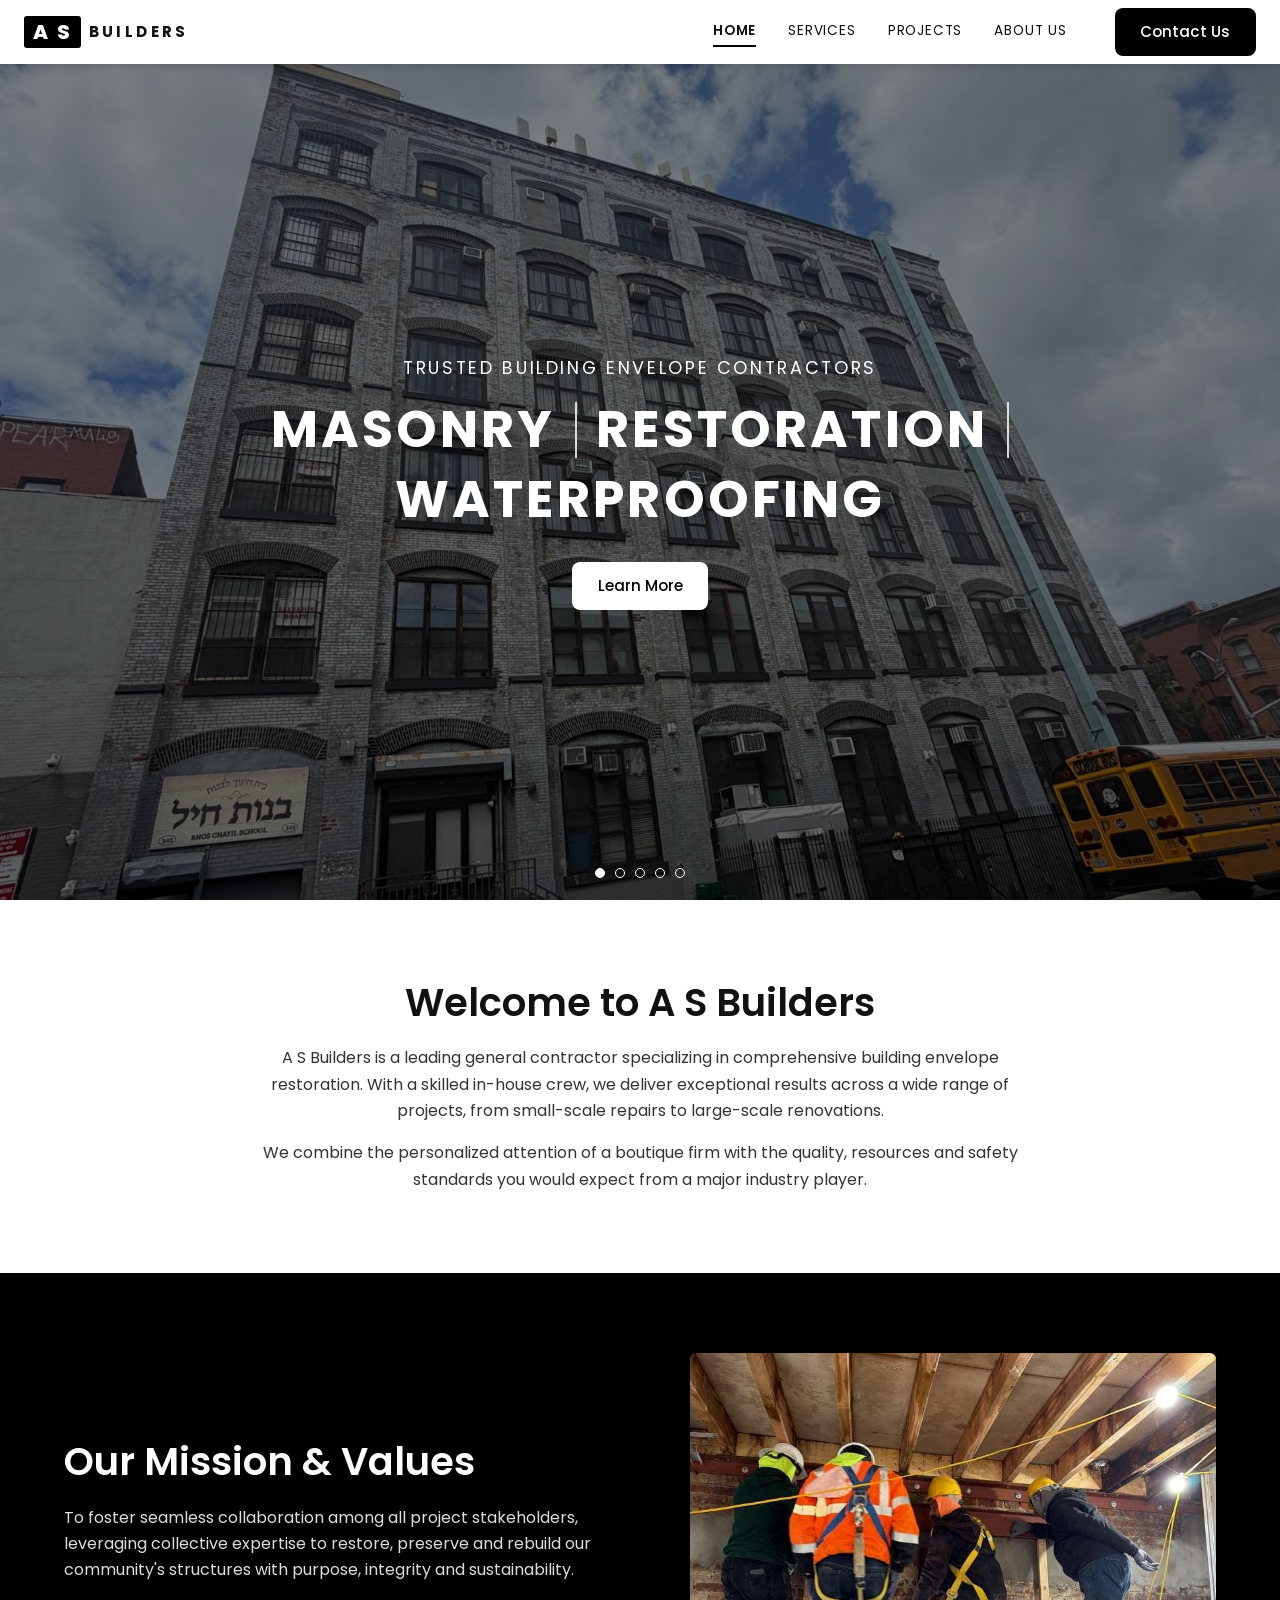
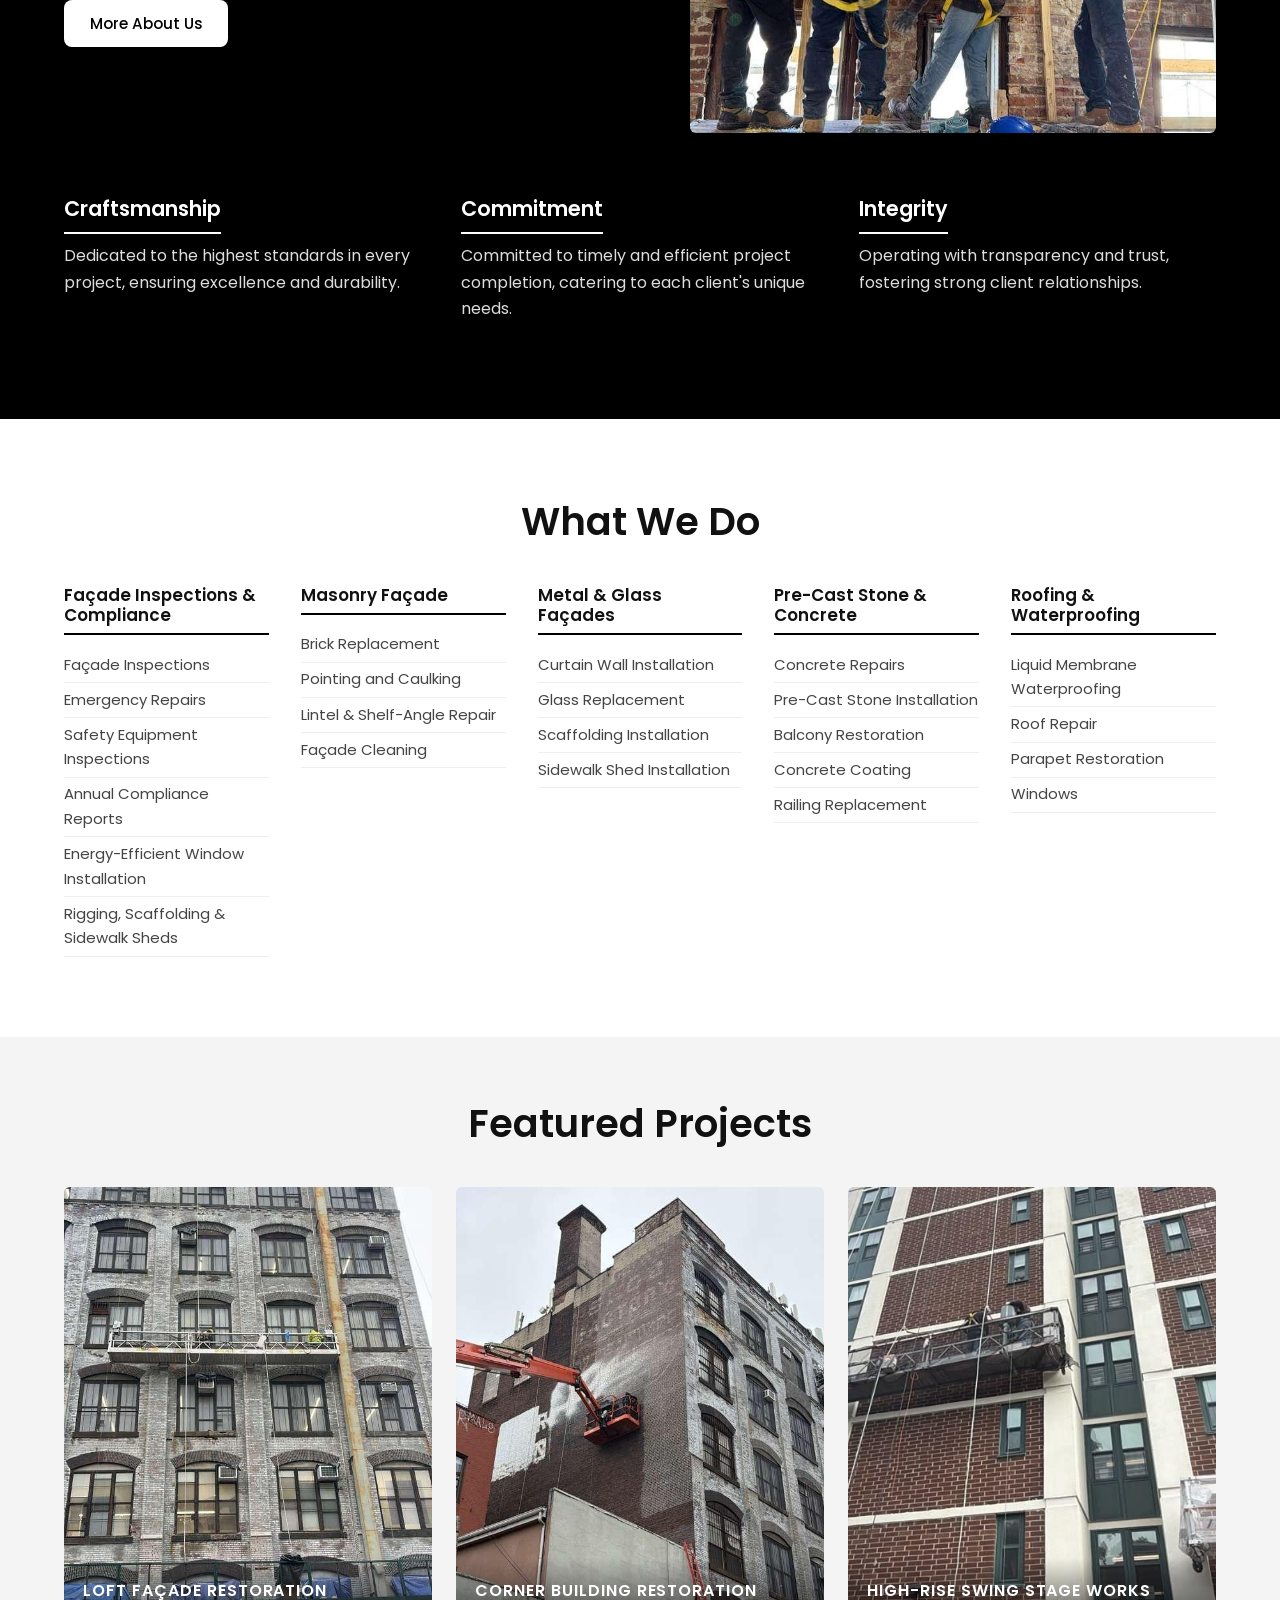
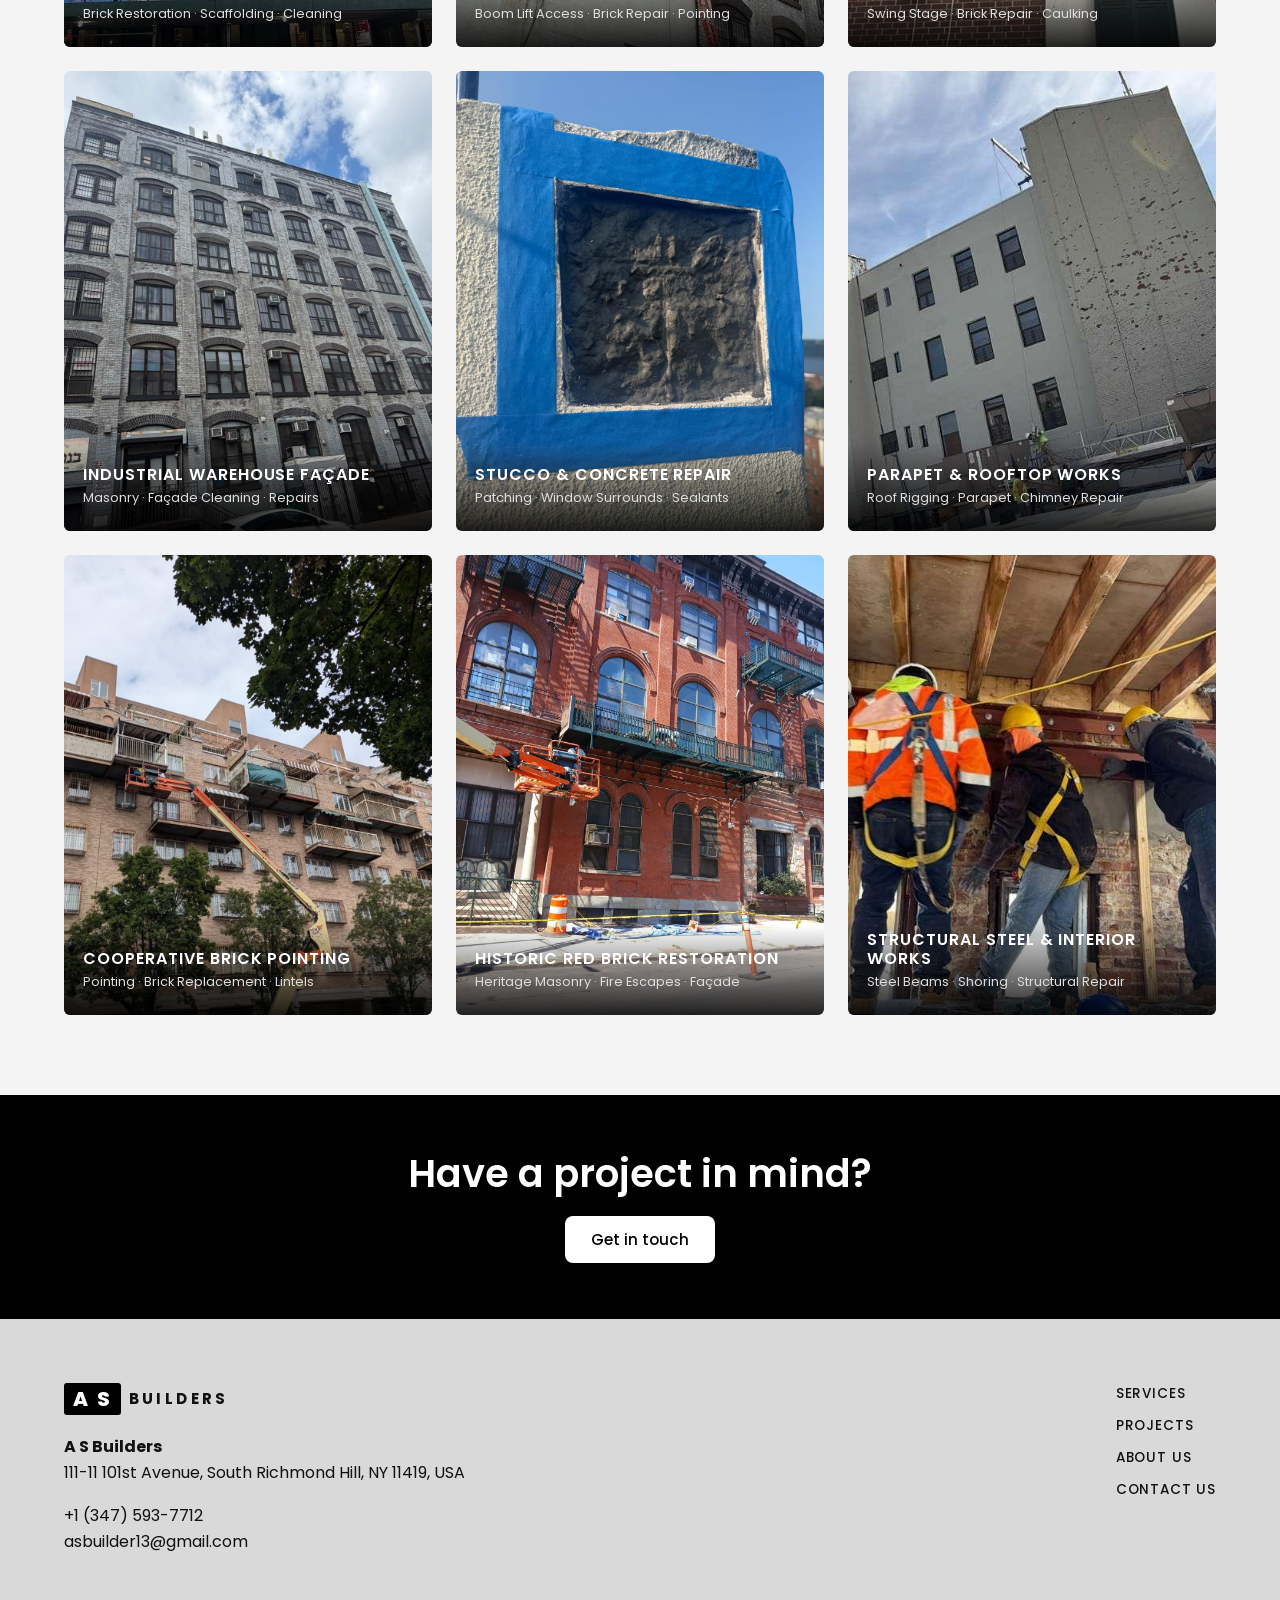
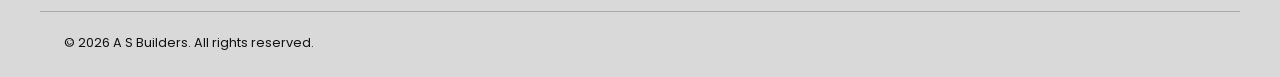
<file: index.html>
<!doctype html>
<html lang="en"><head>
<meta charset="utf-8"><meta name="viewport" content="width=device-width,initial-scale=1">
<title>A S Builders | Masonry, Restoration &amp; Waterproofing</title>
<meta name="description" content="A S Builders is a general contractor specializing in building envelope restoration, masonry and waterproofing.">
<meta name="theme-color" content="#000000">
<link rel="preconnect" href="https://fonts.googleapis.com"><link rel="preconnect" href="https://fonts.gstatic.com" crossorigin>
<link href="https://fonts.googleapis.com/css2?family=Poppins:wght@300;400;500;600;700;800&display=swap" rel="stylesheet">
<link rel="stylesheet" href="css/style.css">
</head><body><header id="hdr"><div class="bar">
<a href="index.html" class="brand" aria-label="A S Builders home"><span class="logo"><span class="logo-mark">A S</span><span class="logo-text">BUILDERS</span></span></a>
<nav class="nav" id="nav">
<a href="index.html" class=active>Home</a><a href="index.html#services">Services</a><a href="index.html#projects">Projects</a><a href="about-us.html">About Us</a>
<a href="contact-us.html" class="btn btn-dark nav-cta">Contact Us</a>
</nav>
<button class="burger" id="burger" aria-label="Menu" aria-expanded="false"><span></span><span></span><span></span></button>
</div></header><main>
<section class="hero"><div class="slide on" style="background-image:url(images/p38.jpg)"></div><div class="slide" style="background-image:url(images/p57.jpg)"></div><div class="slide" style="background-image:url(images/p15.jpg)"></div><div class="slide" style="background-image:url(images/p69.jpg)"></div><div class="slide" style="background-image:url(images/p50.jpg)"></div><div class="hero-ov"></div>
<div class="hero-in"><p class="eyebrow">TRUSTED BUILDING ENVELOPE CONTRACTORS</p>
<h1><span>MASONRY</span><i></i><span>RESTORATION</span><i></i><span>WATERPROOFING</span></h1>
<a href="#about" class="btn btn-light">Learn More</a></div>
<div class="dots" id="dots"><button aria-label="Slide 1" class=on></button><button aria-label="Slide 2"></button><button aria-label="Slide 3"></button><button aria-label="Slide 4"></button><button aria-label="Slide 5"></button></div></section>

<section class="welcome" id="about"><div class="wrap narrow center">
<h2>Welcome to A S Builders</h2>
<p>A S Builders is a leading general contractor specializing in comprehensive building envelope restoration. With a skilled in-house crew, we deliver exceptional results across a wide range of projects, from small-scale repairs to large-scale renovations.</p>
<p>We combine the personalized attention of a boutique firm with the quality, resources and safety standards you would expect from a major industry player.</p></div></section>

<section class="dark mission"><div class="wrap">
<div class="mrow"><div><h2>Our Mission &amp; Values</h2>
<p>To foster seamless collaboration among all project stakeholders, leveraging collective expertise to restore, preserve and rebuild our community's structures with purpose, integrity and sustainability.</p>
<a class="btn btn-light" href="about-us.html">More About Us</a></div>
<img src="images/p73.jpg" alt="A S Builders crew installing structural steel" loading="lazy"></div>
<div class="vals">
<div><h3>Craftsmanship</h3><p>Dedicated to the highest standards in every project, ensuring excellence and durability.</p></div>
<div><h3>Commitment</h3><p>Committed to timely and efficient project completion, catering to each client's unique needs.</p></div>
<div><h3>Integrity</h3><p>Operating with transparency and trust, fostering strong client relationships.</p></div></div></div></section>

<section class="services" id="services"><div class="wrap"><h2 class="center">What We Do</h2><div class="sgrid"><div class="scol"><h3>Façade Inspections &amp; Compliance</h3><ul><li>Façade Inspections</li><li>Emergency Repairs</li><li>Safety Equipment Inspections</li><li>Annual Compliance Reports</li><li>Energy-Efficient Window Installation</li><li>Rigging, Scaffolding &amp; Sidewalk Sheds</li></ul></div><div class="scol"><h3>Masonry Façade</h3><ul><li>Brick Replacement</li><li>Pointing and Caulking</li><li>Lintel &amp; Shelf-Angle Repair</li><li>Façade Cleaning</li></ul></div><div class="scol"><h3>Metal &amp; Glass Façades</h3><ul><li>Curtain Wall Installation</li><li>Glass Replacement</li><li>Scaffolding Installation</li><li>Sidewalk Shed Installation</li></ul></div><div class="scol"><h3>Pre-Cast Stone &amp; Concrete</h3><ul><li>Concrete Repairs</li><li>Pre-Cast Stone Installation</li><li>Balcony Restoration</li><li>Concrete Coating</li><li>Railing Replacement</li></ul></div><div class="scol"><h3>Roofing &amp; Waterproofing</h3><ul><li>Liquid Membrane Waterproofing</li><li>Roof Repair</li><li>Parapet Restoration</li><li>Windows</li></ul></div></div></div></section>

<section class="projects" id="projects"><div class="wrap"><h2 class="center">Featured Projects</h2><div class="pgrid"><a class="pcard" href="project-loft-facade-restoration.html"><img loading="lazy" src="images/p19.jpg" alt="Loft Façade Restoration">
<div class="pcap"><h3>LOFT FAÇADE RESTORATION</h3><p>Brick Restoration · Scaffolding · Cleaning</p></div></a><a class="pcard" href="project-corner-building-restoration.html"><img loading="lazy" src="images/p24.jpg" alt="Corner Building Restoration">
<div class="pcap"><h3>CORNER BUILDING RESTORATION</h3><p>Boom Lift Access · Brick Repair · Pointing</p></div></a><a class="pcard" href="project-high-rise-swing-stage.html"><img loading="lazy" src="images/p15.jpg" alt="High-Rise Swing Stage Works">
<div class="pcap"><h3>HIGH-RISE SWING STAGE WORKS</h3><p>Swing Stage · Brick Repair · Caulking</p></div></a><a class="pcard" href="project-warehouse-facade.html"><img loading="lazy" src="images/p38.jpg" alt="Industrial Warehouse Façade">
<div class="pcap"><h3>INDUSTRIAL WAREHOUSE FAÇADE</h3><p>Masonry · Façade Cleaning · Repairs</p></div></a><a class="pcard" href="project-stucco-concrete-repair.html"><img loading="lazy" src="images/p03.jpg" alt="Stucco &amp; Concrete Repair">
<div class="pcap"><h3>STUCCO &amp; CONCRETE REPAIR</h3><p>Patching · Window Surrounds · Sealants</p></div></a><a class="pcard" href="project-parapet-rooftop-works.html"><img loading="lazy" src="images/p50.jpg" alt="Parapet &amp; Rooftop Works">
<div class="pcap"><h3>PARAPET &amp; ROOFTOP WORKS</h3><p>Roof Rigging · Parapet · Chimney Repair</p></div></a><a class="pcard" href="project-cooperative-brick-pointing.html"><img loading="lazy" src="images/p57.jpg" alt="Cooperative Brick Pointing">
<div class="pcap"><h3>COOPERATIVE BRICK POINTING</h3><p>Pointing · Brick Replacement · Lintels</p></div></a><a class="pcard" href="project-historic-red-brick.html"><img loading="lazy" src="images/p68.jpg" alt="Historic Red Brick Restoration">
<div class="pcap"><h3>HISTORIC RED BRICK RESTORATION</h3><p>Heritage Masonry · Fire Escapes · Façade</p></div></a><a class="pcard" href="project-structural-steel-interior.html"><img loading="lazy" src="images/p73.jpg" alt="Structural Steel &amp; Interior Works">
<div class="pcap"><h3>STRUCTURAL STEEL &amp; INTERIOR WORKS</h3><p>Steel Beams · Shoring · Structural Repair</p></div></a></div></div></section>
</main><section class="cta"><div class="wrap"><h2>Have a project in mind?</h2><a class="btn btn-light" href="contact-us.html">Get in touch</a></div></section>
<footer><div class="wrap fgrid">
<div><a href="index.html" class="brand"><span class="logo"><span class="logo-mark">A S</span><span class="logo-text">BUILDERS</span></span></a>
<p class="faddr"><strong>A S Builders</strong><br>111-11 101st Avenue, South Richmond Hill, NY 11419, USA</p>
<p><a href="tel:+13475937712">+1 (347) 593-7712</a><br><a href="mailto:asbuilder13@gmail.com">asbuilder13@gmail.com</a></p></div>
<nav class="flinks"><a href="index.html#services">Services</a><a href="index.html#projects">Projects</a><a href="about-us.html">About Us</a><a href="contact-us.html">Contact Us</a></nav>
</div><div class="wrap copy">© 2026 A S Builders. All rights reserved.</div></footer>
<script src="js/main.js"></script></body></html>
</file>
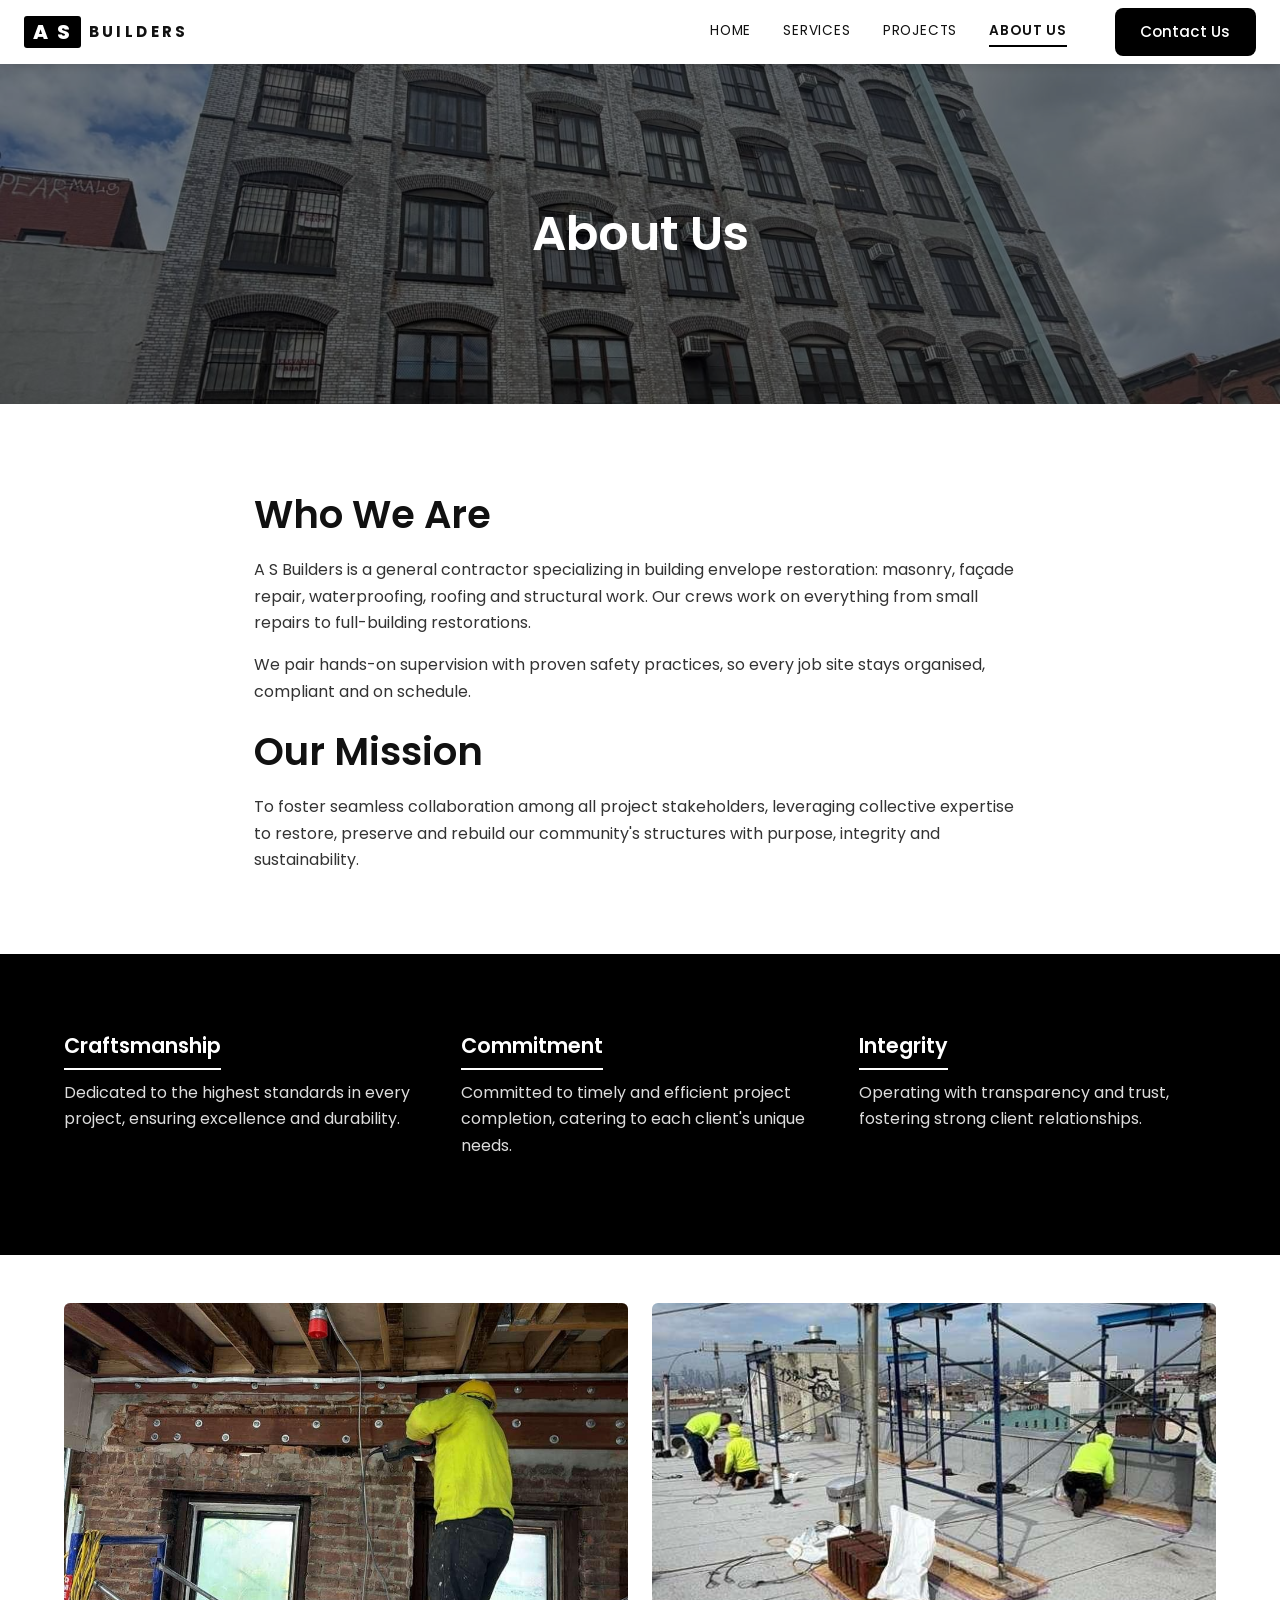
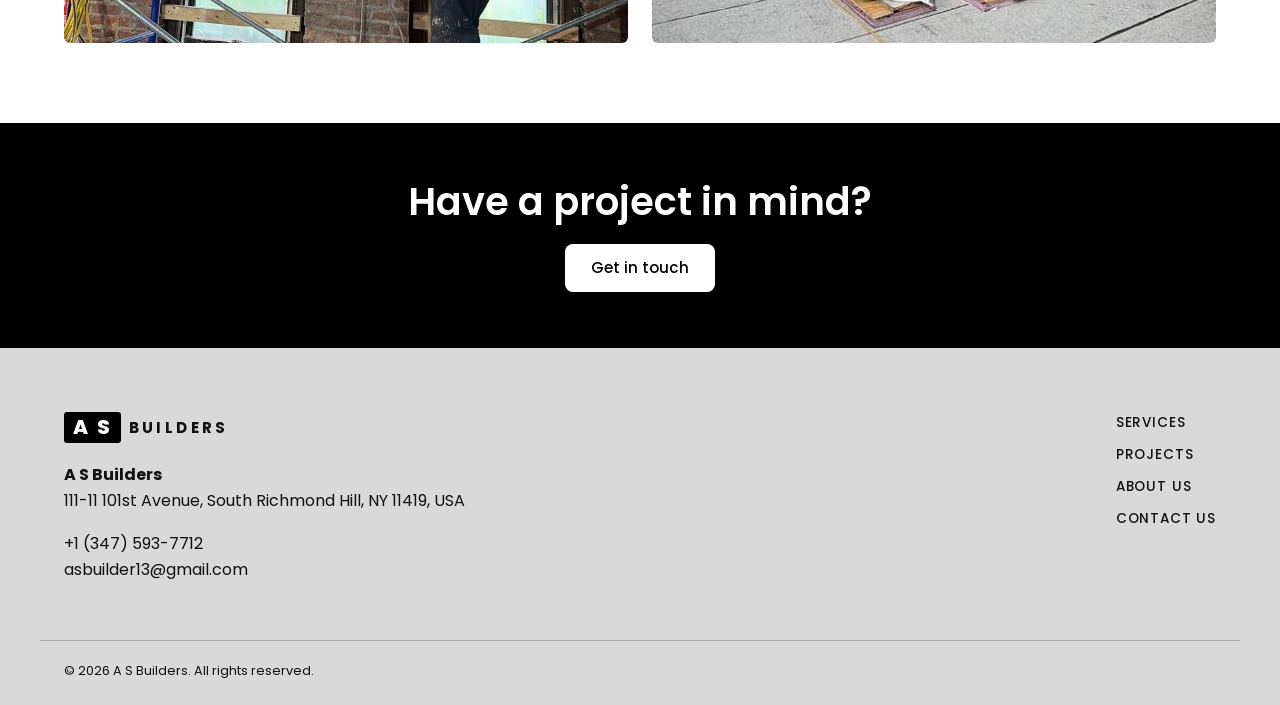
<file: about-us.html>
<!doctype html>
<html lang="en"><head>
<meta charset="utf-8"><meta name="viewport" content="width=device-width,initial-scale=1">
<title>About Us | A S Builders</title>
<meta name="description" content="About A S Builders: our story, mission and values.">
<meta name="theme-color" content="#000000">
<link rel="preconnect" href="https://fonts.googleapis.com"><link rel="preconnect" href="https://fonts.gstatic.com" crossorigin>
<link href="https://fonts.googleapis.com/css2?family=Poppins:wght@300;400;500;600;700;800&display=swap" rel="stylesheet">
<link rel="stylesheet" href="css/style.css">
</head><body><header id="hdr"><div class="bar">
<a href="index.html" class="brand" aria-label="A S Builders home"><span class="logo"><span class="logo-mark">A S</span><span class="logo-text">BUILDERS</span></span></a>
<nav class="nav" id="nav">
<a href="index.html">Home</a><a href="index.html#services">Services</a><a href="index.html#projects">Projects</a><a href="about-us.html" class=active>About Us</a>
<a href="contact-us.html" class="btn btn-dark nav-cta">Contact Us</a>
</nav>
<button class="burger" id="burger" aria-label="Menu" aria-expanded="false"><span></span><span></span><span></span></button>
</div></header><main><section class="phero" style="background-image:url(images/p38.jpg)"><div class="hero-ov"></div><h1>About Us</h1></section>
<section class="wrap narrow about"><h2>Who We Are</h2>
<p>A S Builders is a general contractor specializing in building envelope restoration: masonry, façade repair, waterproofing, roofing and structural work. Our crews work on everything from small repairs to full-building restorations.</p>
<p>We pair hands-on supervision with proven safety practices, so every job site stays organised, compliant and on schedule.</p>
<h2>Our Mission</h2>
<p>To foster seamless collaboration among all project stakeholders, leveraging collective expertise to restore, preserve and rebuild our community's structures with purpose, integrity and sustainability.</p></section>
<section class="dark"><div class="wrap"><div class="vals">
<div><h3>Craftsmanship</h3><p>Dedicated to the highest standards in every project, ensuring excellence and durability.</p></div>
<div><h3>Commitment</h3><p>Committed to timely and efficient project completion, catering to each client's unique needs.</p></div>
<div><h3>Integrity</h3><p>Operating with transparency and trust, fostering strong client relationships.</p></div></div></div></section>
<section class="wrap about-img"><img src="images/p74.jpg" alt="Crew at work" loading="lazy"><img src="images/p44.jpg" alt="Rooftop rigging" loading="lazy"></section></main><section class="cta"><div class="wrap"><h2>Have a project in mind?</h2><a class="btn btn-light" href="contact-us.html">Get in touch</a></div></section>
<footer><div class="wrap fgrid">
<div><a href="index.html" class="brand"><span class="logo"><span class="logo-mark">A S</span><span class="logo-text">BUILDERS</span></span></a>
<p class="faddr"><strong>A S Builders</strong><br>111-11 101st Avenue, South Richmond Hill, NY 11419, USA</p>
<p><a href="tel:+13475937712">+1 (347) 593-7712</a><br><a href="mailto:asbuilder13@gmail.com">asbuilder13@gmail.com</a></p></div>
<nav class="flinks"><a href="index.html#services">Services</a><a href="index.html#projects">Projects</a><a href="about-us.html">About Us</a><a href="contact-us.html">Contact Us</a></nav>
</div><div class="wrap copy">© 2026 A S Builders. All rights reserved.</div></footer>
<script src="js/main.js"></script></body></html>
</file>
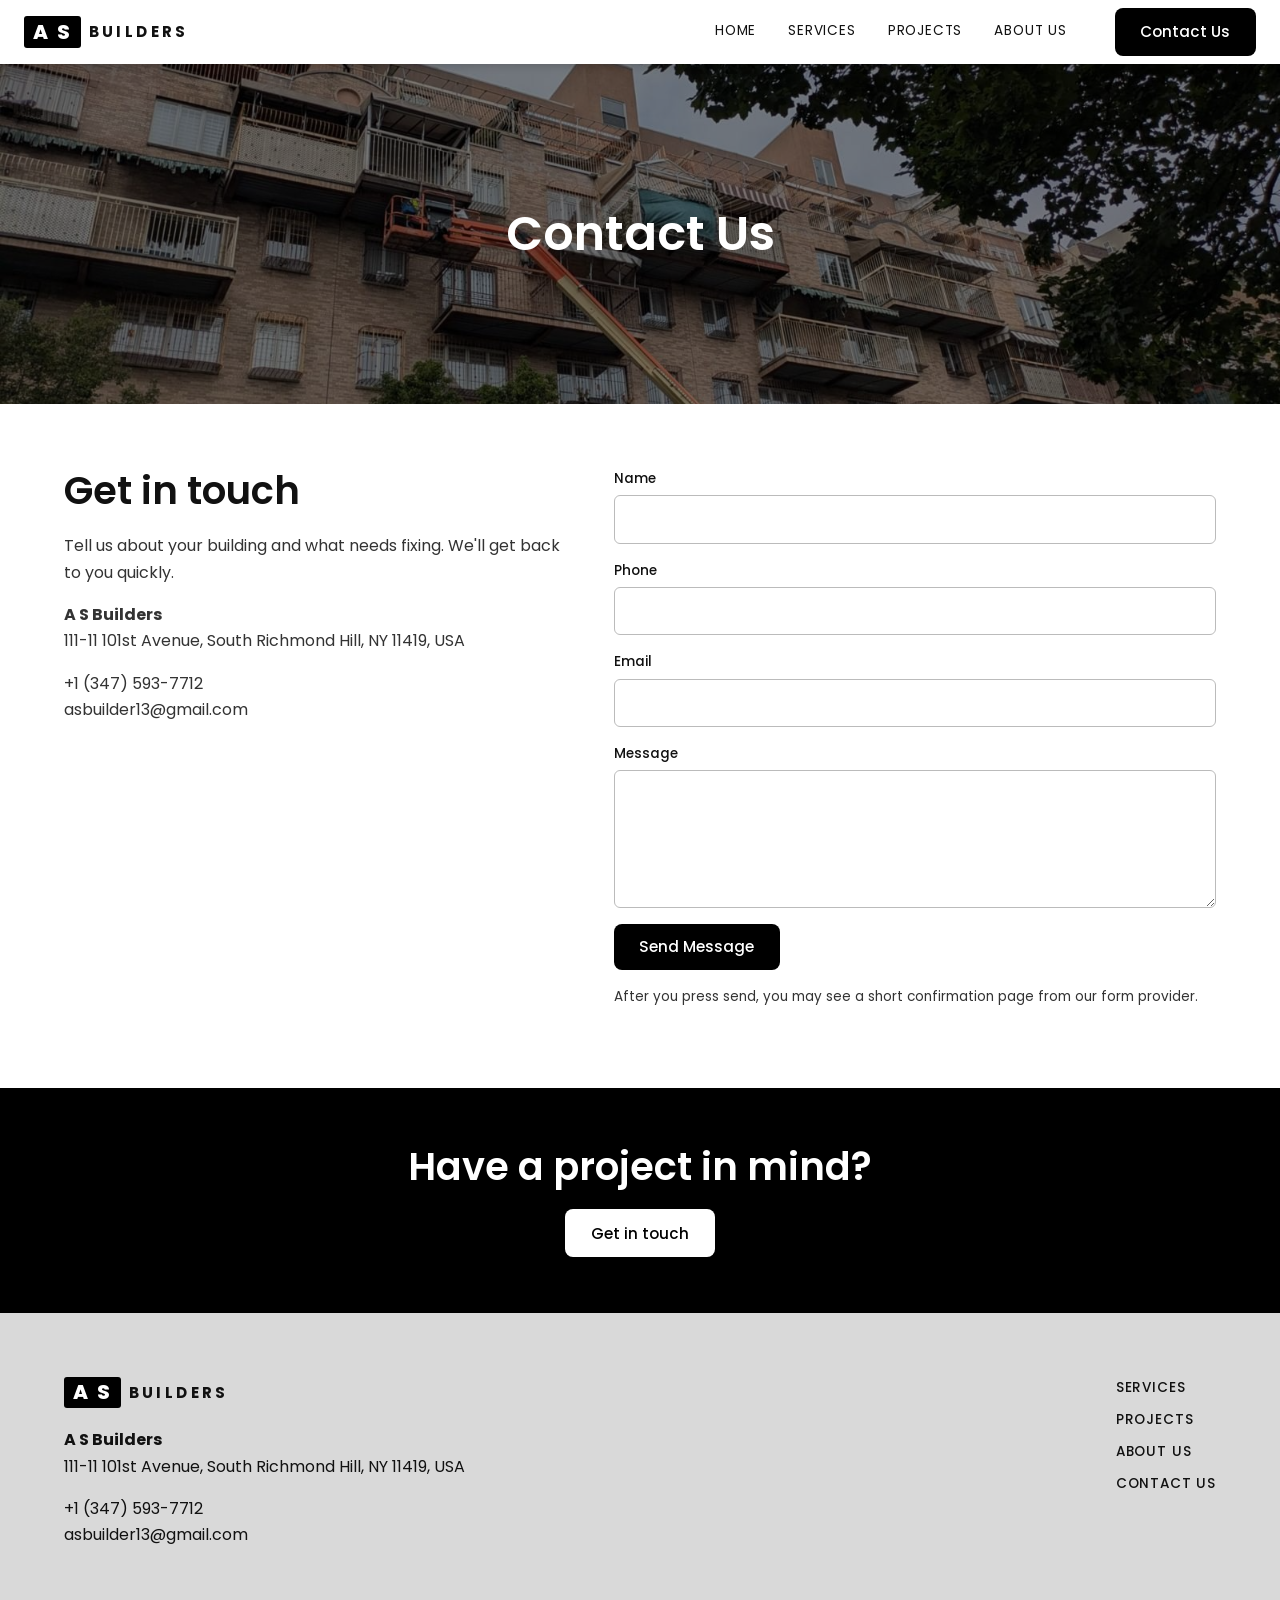
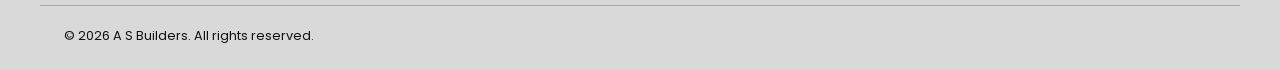
<file: contact-us.html>
<!doctype html>
<html lang="en"><head>
<meta charset="utf-8"><meta name="viewport" content="width=device-width,initial-scale=1">
<title>Contact Us | A S Builders</title>
<meta name="description" content="Contact A S Builders for a free project consultation.">
<meta name="theme-color" content="#000000">
<link rel="preconnect" href="https://fonts.googleapis.com"><link rel="preconnect" href="https://fonts.gstatic.com" crossorigin>
<link href="https://fonts.googleapis.com/css2?family=Poppins:wght@300;400;500;600;700;800&display=swap" rel="stylesheet">
<link rel="stylesheet" href="css/style.css">
</head><body><header id="hdr"><div class="bar">
<a href="index.html" class="brand" aria-label="A S Builders home"><span class="logo"><span class="logo-mark">A S</span><span class="logo-text">BUILDERS</span></span></a>
<nav class="nav" id="nav">
<a href="index.html">Home</a><a href="index.html#services">Services</a><a href="index.html#projects">Projects</a><a href="about-us.html">About Us</a>
<a href="contact-us.html" class="btn btn-dark nav-cta">Contact Us</a>
</nav>
<button class="burger" id="burger" aria-label="Menu" aria-expanded="false"><span></span><span></span><span></span></button>
</div></header><main><section class="phero" style="background-image:url(images/p57.jpg)"><div class="hero-ov"></div><h1>Contact Us</h1></section>
<section class="wrap cgrid"><div><h2>Get in touch</h2>
<p>Tell us about your building and what needs fixing. We'll get back to you quickly.</p>
<p><strong>A S Builders</strong><br>111-11 101st Avenue, South Richmond Hill, NY 11419, USA</p>
<p><a href="tel:+13475937712">+1 (347) 593-7712</a><br><a href="mailto:asbuilder13@gmail.com">asbuilder13@gmail.com</a></p></div>
<form id="cform" class="cform" method="POST" action="https://formsubmit.co/asbuilder13@gmail.com">
<input type="hidden" name="_subject" value="New website enquiry - A S Builders">
<input type="hidden" name="_template" value="table">
<input type="hidden" name="_captcha" value="false">
<input type="text" name="_honey" tabindex="-1" autocomplete="off" style="display:none" aria-hidden="true">
<label>Name<input name="name" required></label>
<label>Phone<input name="phone" type="tel"></label>
<label>Email<input name="email" type="email" required></label>
<label>Message<textarea name="message" rows="5" required></textarea></label>
<button class="btn btn-dark" type="submit">Send Message</button>
<p class="note">After you press send, you may see a short confirmation page from our form provider.</p></form></section></main><section class="cta"><div class="wrap"><h2>Have a project in mind?</h2><a class="btn btn-light" href="contact-us.html">Get in touch</a></div></section>
<footer><div class="wrap fgrid">
<div><a href="index.html" class="brand"><span class="logo"><span class="logo-mark">A S</span><span class="logo-text">BUILDERS</span></span></a>
<p class="faddr"><strong>A S Builders</strong><br>111-11 101st Avenue, South Richmond Hill, NY 11419, USA</p>
<p><a href="tel:+13475937712">+1 (347) 593-7712</a><br><a href="mailto:asbuilder13@gmail.com">asbuilder13@gmail.com</a></p></div>
<nav class="flinks"><a href="index.html#services">Services</a><a href="index.html#projects">Projects</a><a href="about-us.html">About Us</a><a href="contact-us.html">Contact Us</a></nav>
</div><div class="wrap copy">© 2026 A S Builders. All rights reserved.</div></footer>
<script>window.CONTACT_EMAIL="asbuilder13@gmail.com";window.CONTACT_PHONE="+1 (347) 593-7712";</script><script src="js/main.js"></script></body></html>
</file>
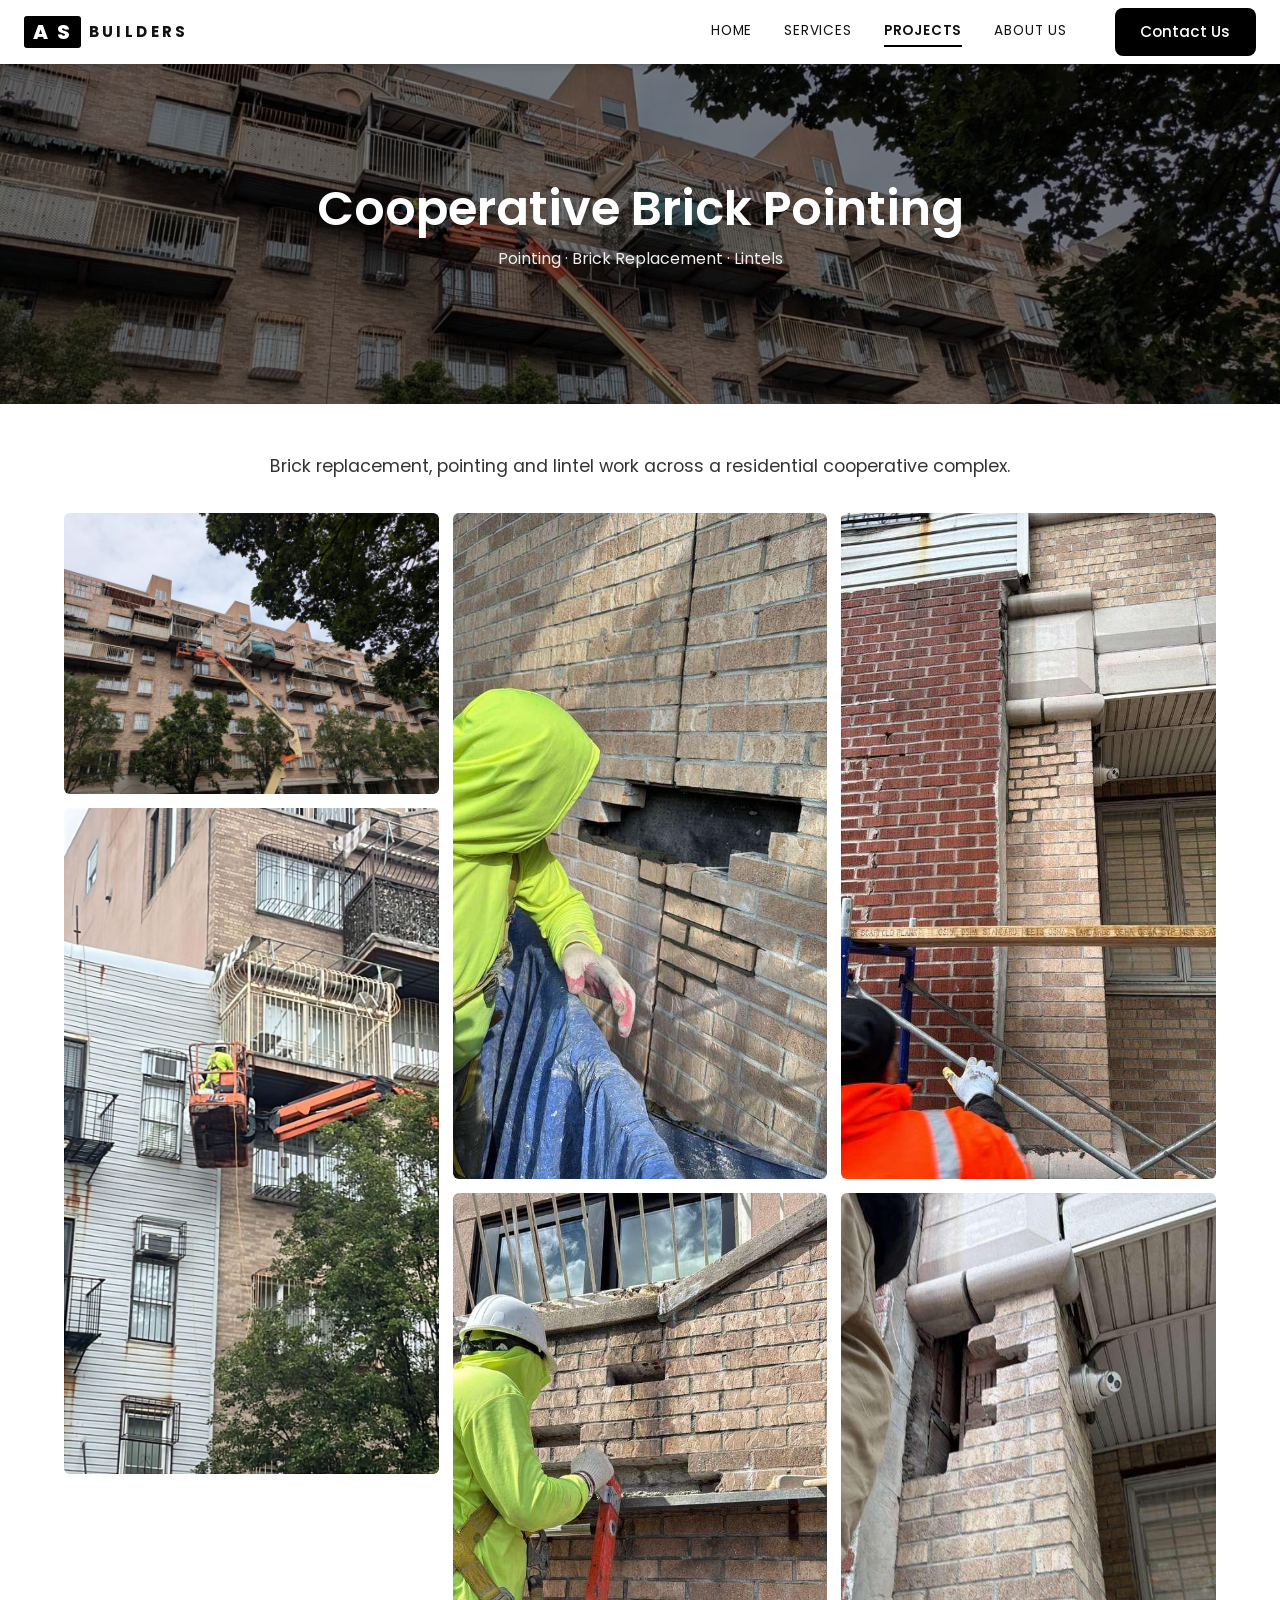
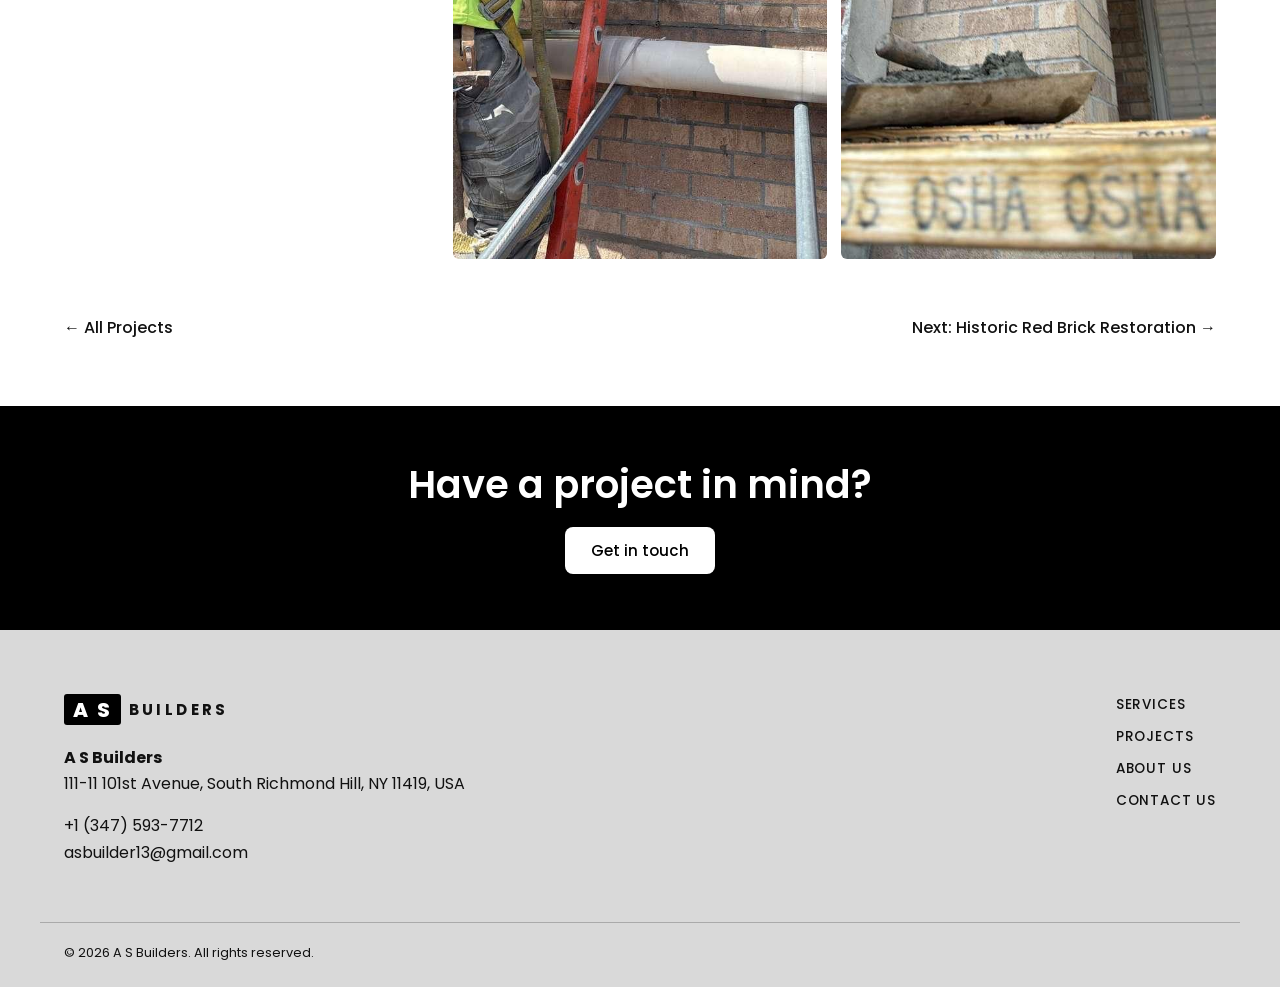
<file: project-cooperative-brick-pointing.html>
<!doctype html>
<html lang="en"><head>
<meta charset="utf-8"><meta name="viewport" content="width=device-width,initial-scale=1">
<title>Cooperative Brick Pointing | A S Builders</title>
<meta name="description" content="Brick replacement, pointing and lintel work across a residential cooperative complex.">
<meta name="theme-color" content="#000000">
<link rel="preconnect" href="https://fonts.googleapis.com"><link rel="preconnect" href="https://fonts.gstatic.com" crossorigin>
<link href="https://fonts.googleapis.com/css2?family=Poppins:wght@300;400;500;600;700;800&display=swap" rel="stylesheet">
<link rel="stylesheet" href="css/style.css">
</head><body><header id="hdr"><div class="bar">
<a href="index.html" class="brand" aria-label="A S Builders home"><span class="logo"><span class="logo-mark">A S</span><span class="logo-text">BUILDERS</span></span></a>
<nav class="nav" id="nav">
<a href="index.html">Home</a><a href="index.html#services">Services</a><a href="index.html#projects" class=active>Projects</a><a href="about-us.html">About Us</a>
<a href="contact-us.html" class="btn btn-dark nav-cta">Contact Us</a>
</nav>
<button class="burger" id="burger" aria-label="Menu" aria-expanded="false"><span></span><span></span><span></span></button>
</div></header><main><section class="phero" style="background-image:url(images/p57.jpg)"><div class="hero-ov"></div><div><h1>Cooperative Brick Pointing</h1><p>Pointing · Brick Replacement · Lintels</p></div></section>
<section class="wrap narrow center"><p class="lead">Brick replacement, pointing and lintel work across a residential cooperative complex.</p></section>
<section class="wrap"><div class="gallery"><a href="images/p57.jpg" class="gi" data-i="0"><img loading="lazy" src="images/p57.jpg" alt="Cooperative Brick Pointing photo 1"></a><a href="images/p56.jpg" class="gi" data-i="1"><img loading="lazy" src="images/p56.jpg" alt="Cooperative Brick Pointing photo 2"></a><a href="images/p58.jpg" class="gi" data-i="2"><img loading="lazy" src="images/p58.jpg" alt="Cooperative Brick Pointing photo 3"></a><a href="images/p59.jpg" class="gi" data-i="3"><img loading="lazy" src="images/p59.jpg" alt="Cooperative Brick Pointing photo 4"></a><a href="images/p60.jpg" class="gi" data-i="4"><img loading="lazy" src="images/p60.jpg" alt="Cooperative Brick Pointing photo 5"></a><a href="images/p61.jpg" class="gi" data-i="5"><img loading="lazy" src="images/p61.jpg" alt="Cooperative Brick Pointing photo 6"></a></div>
<div class="pnav"><a href="index.html#projects">← All Projects</a><a href="project-historic-red-brick.html">Next: Historic Red Brick Restoration →</a></div></section></main>
<div class="lb" id="lb" hidden><button class="lb-x" aria-label="Close">×</button><button class="lb-p" aria-label="Previous">‹</button><img alt=""><button class="lb-n" aria-label="Next">›</button></div><section class="cta"><div class="wrap"><h2>Have a project in mind?</h2><a class="btn btn-light" href="contact-us.html">Get in touch</a></div></section>
<footer><div class="wrap fgrid">
<div><a href="index.html" class="brand"><span class="logo"><span class="logo-mark">A S</span><span class="logo-text">BUILDERS</span></span></a>
<p class="faddr"><strong>A S Builders</strong><br>111-11 101st Avenue, South Richmond Hill, NY 11419, USA</p>
<p><a href="tel:+13475937712">+1 (347) 593-7712</a><br><a href="mailto:asbuilder13@gmail.com">asbuilder13@gmail.com</a></p></div>
<nav class="flinks"><a href="index.html#services">Services</a><a href="index.html#projects">Projects</a><a href="about-us.html">About Us</a><a href="contact-us.html">Contact Us</a></nav>
</div><div class="wrap copy">© 2026 A S Builders. All rights reserved.</div></footer>
<script src="js/main.js"></script></body></html>
</file>
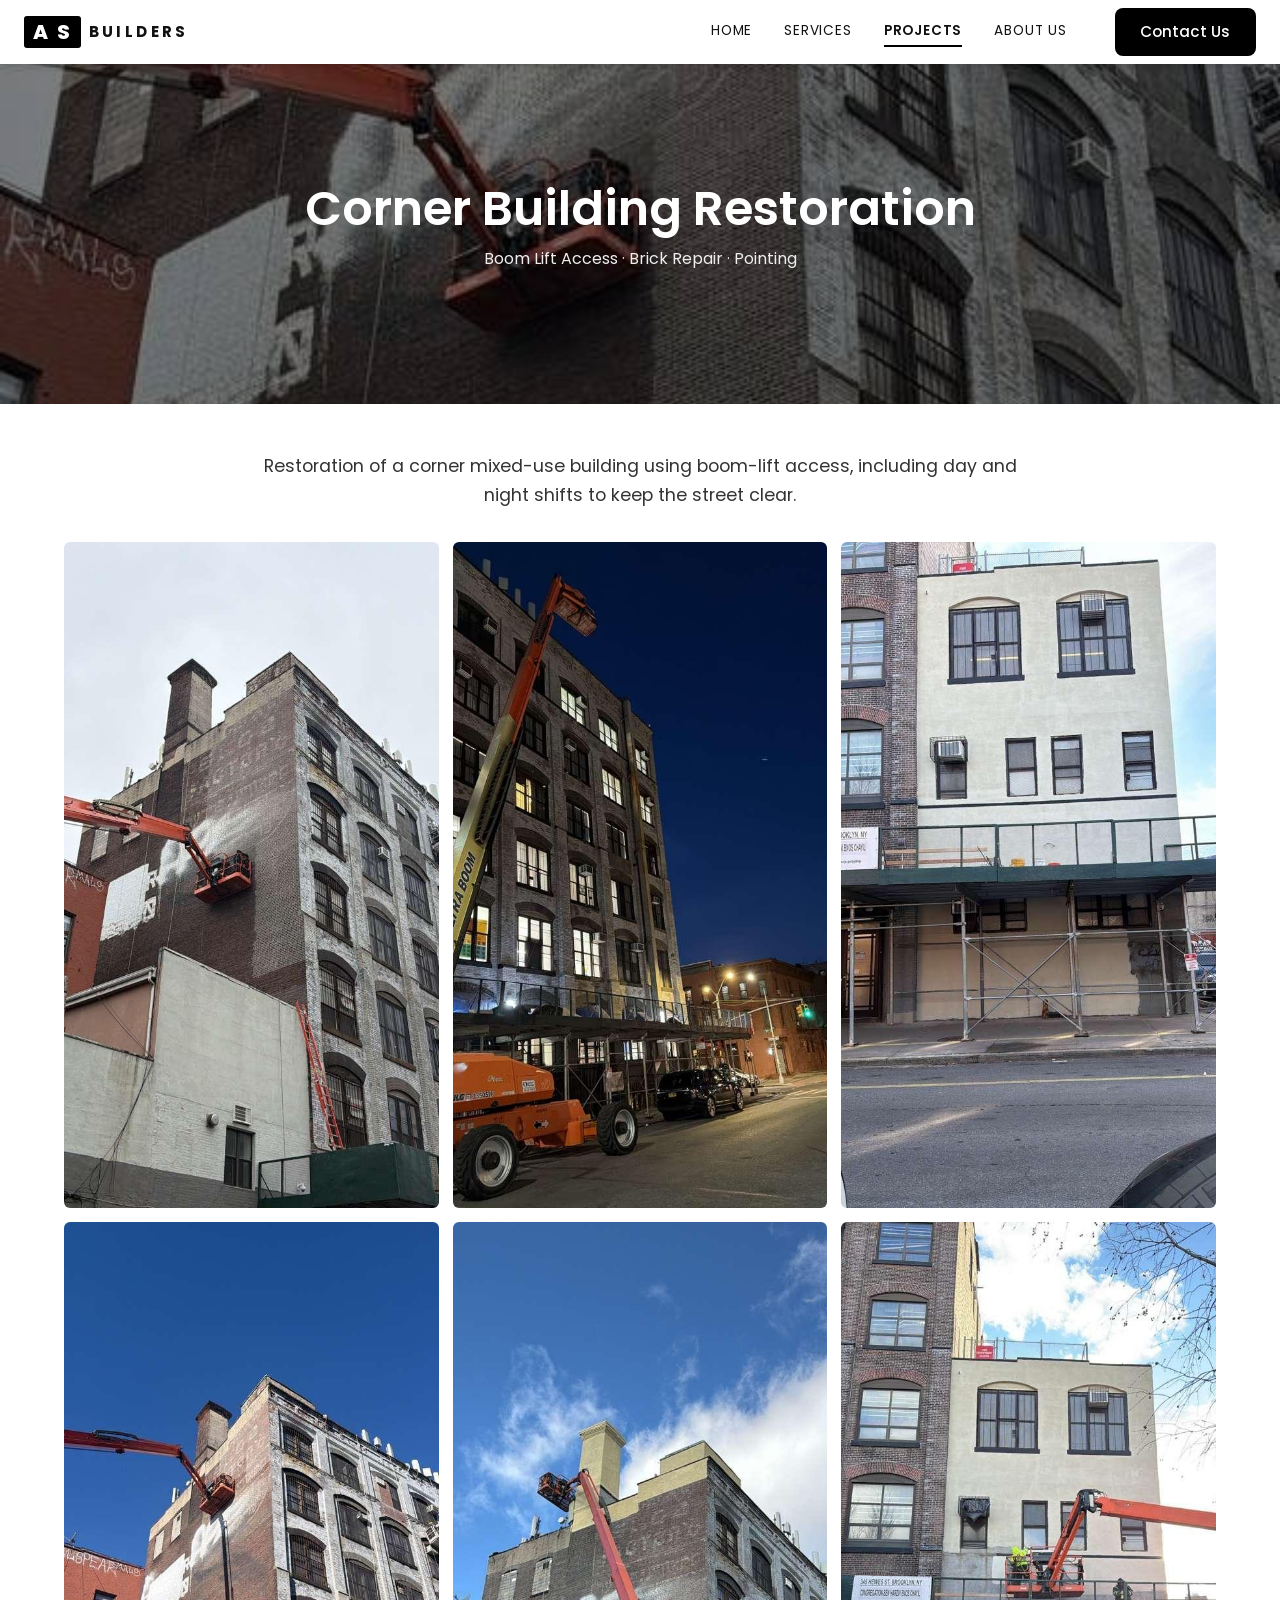
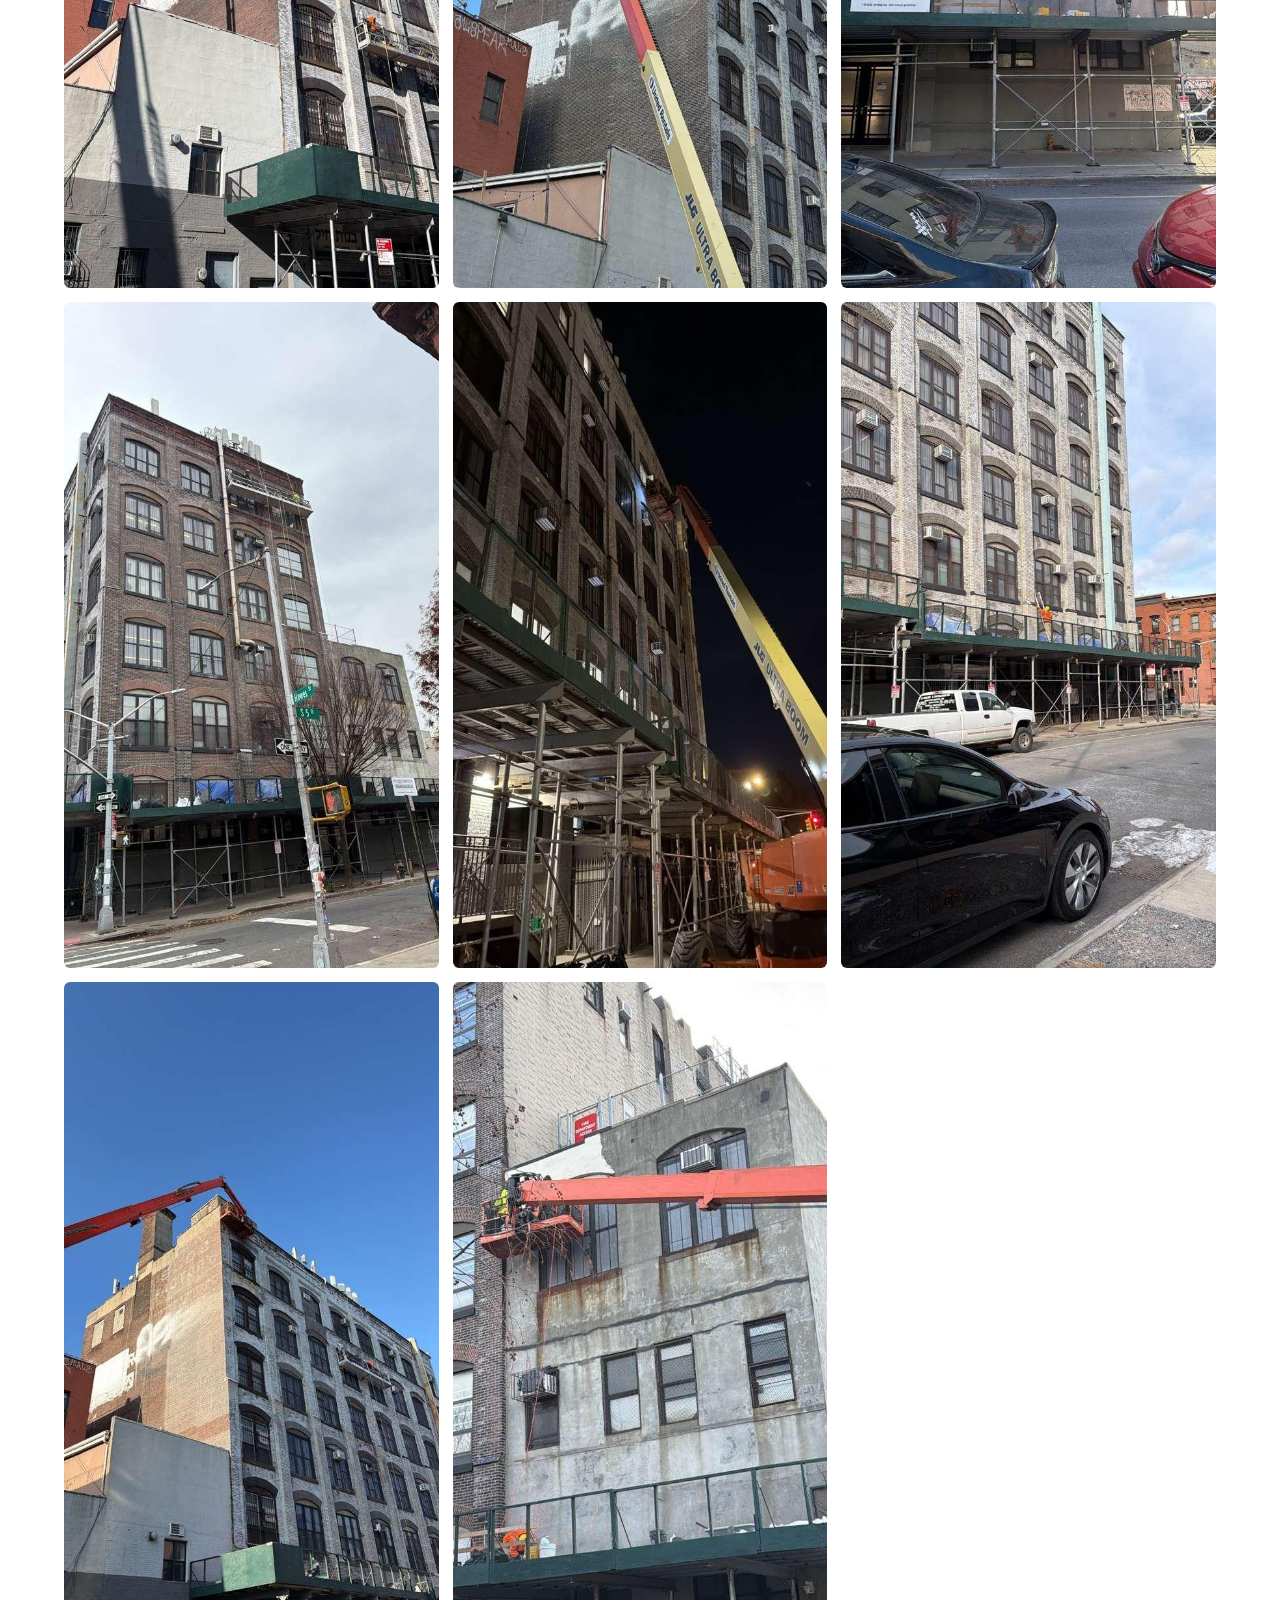
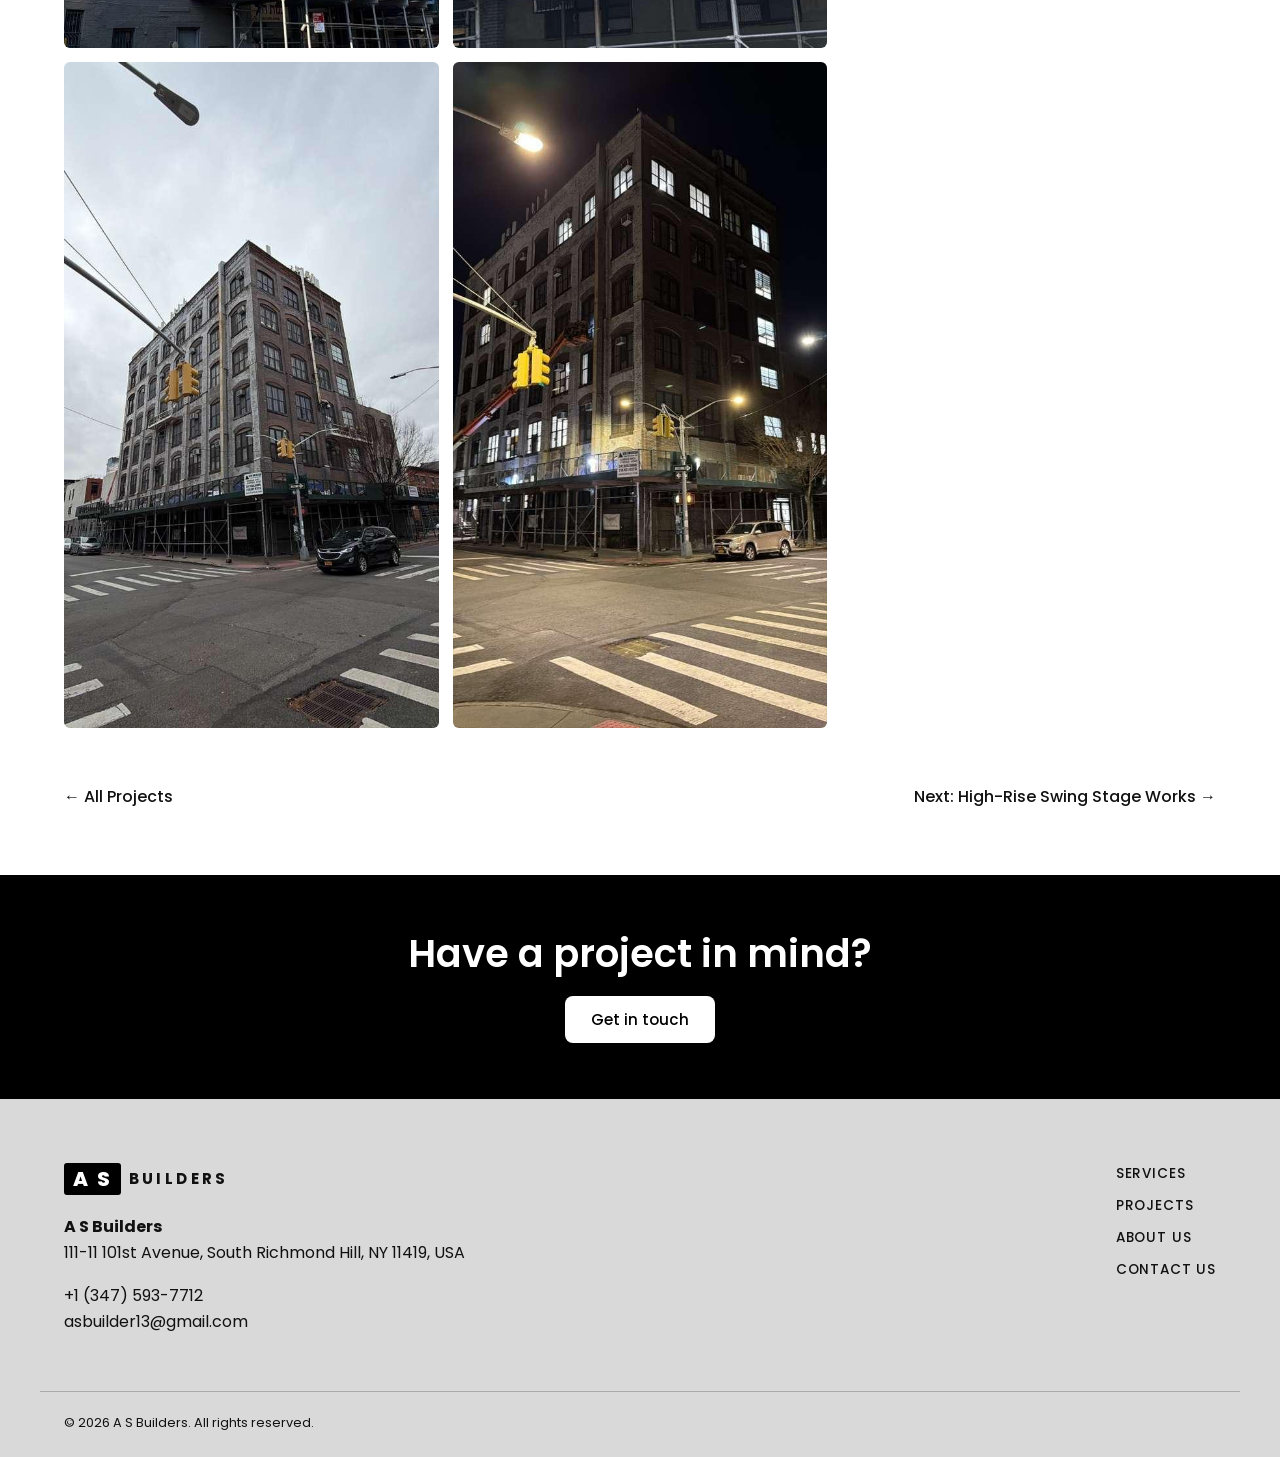
<file: project-corner-building-restoration.html>
<!doctype html>
<html lang="en"><head>
<meta charset="utf-8"><meta name="viewport" content="width=device-width,initial-scale=1">
<title>Corner Building Restoration | A S Builders</title>
<meta name="description" content="Restoration of a corner mixed-use building using boom-lift access, including day and night shifts to keep the street clear.">
<meta name="theme-color" content="#000000">
<link rel="preconnect" href="https://fonts.googleapis.com"><link rel="preconnect" href="https://fonts.gstatic.com" crossorigin>
<link href="https://fonts.googleapis.com/css2?family=Poppins:wght@300;400;500;600;700;800&display=swap" rel="stylesheet">
<link rel="stylesheet" href="css/style.css">
</head><body><header id="hdr"><div class="bar">
<a href="index.html" class="brand" aria-label="A S Builders home"><span class="logo"><span class="logo-mark">A S</span><span class="logo-text">BUILDERS</span></span></a>
<nav class="nav" id="nav">
<a href="index.html">Home</a><a href="index.html#services">Services</a><a href="index.html#projects" class=active>Projects</a><a href="about-us.html">About Us</a>
<a href="contact-us.html" class="btn btn-dark nav-cta">Contact Us</a>
</nav>
<button class="burger" id="burger" aria-label="Menu" aria-expanded="false"><span></span><span></span><span></span></button>
</div></header><main><section class="phero" style="background-image:url(images/p24.jpg)"><div class="hero-ov"></div><div><h1>Corner Building Restoration</h1><p>Boom Lift Access · Brick Repair · Pointing</p></div></section>
<section class="wrap narrow center"><p class="lead">Restoration of a corner mixed-use building using boom-lift access, including day and night shifts to keep the street clear.</p></section>
<section class="wrap"><div class="gallery"><a href="images/p24.jpg" class="gi" data-i="0"><img loading="lazy" src="images/p24.jpg" alt="Corner Building Restoration photo 1"></a><a href="images/p22.jpg" class="gi" data-i="1"><img loading="lazy" src="images/p22.jpg" alt="Corner Building Restoration photo 2"></a><a href="images/p25.jpg" class="gi" data-i="2"><img loading="lazy" src="images/p25.jpg" alt="Corner Building Restoration photo 3"></a><a href="images/p26.jpg" class="gi" data-i="3"><img loading="lazy" src="images/p26.jpg" alt="Corner Building Restoration photo 4"></a><a href="images/p27.jpg" class="gi" data-i="4"><img loading="lazy" src="images/p27.jpg" alt="Corner Building Restoration photo 5"></a><a href="images/p30.jpg" class="gi" data-i="5"><img loading="lazy" src="images/p30.jpg" alt="Corner Building Restoration photo 6"></a><a href="images/p31.jpg" class="gi" data-i="6"><img loading="lazy" src="images/p31.jpg" alt="Corner Building Restoration photo 7"></a><a href="images/p32.jpg" class="gi" data-i="7"><img loading="lazy" src="images/p32.jpg" alt="Corner Building Restoration photo 8"></a><a href="images/p33.jpg" class="gi" data-i="8"><img loading="lazy" src="images/p33.jpg" alt="Corner Building Restoration photo 9"></a><a href="images/p34.jpg" class="gi" data-i="9"><img loading="lazy" src="images/p34.jpg" alt="Corner Building Restoration photo 10"></a><a href="images/p35.jpg" class="gi" data-i="10"><img loading="lazy" src="images/p35.jpg" alt="Corner Building Restoration photo 11"></a><a href="images/p36.jpg" class="gi" data-i="11"><img loading="lazy" src="images/p36.jpg" alt="Corner Building Restoration photo 12"></a><a href="images/p37.jpg" class="gi" data-i="12"><img loading="lazy" src="images/p37.jpg" alt="Corner Building Restoration photo 13"></a></div>
<div class="pnav"><a href="index.html#projects">← All Projects</a><a href="project-high-rise-swing-stage.html">Next: High-Rise Swing Stage Works →</a></div></section></main>
<div class="lb" id="lb" hidden><button class="lb-x" aria-label="Close">×</button><button class="lb-p" aria-label="Previous">‹</button><img alt=""><button class="lb-n" aria-label="Next">›</button></div><section class="cta"><div class="wrap"><h2>Have a project in mind?</h2><a class="btn btn-light" href="contact-us.html">Get in touch</a></div></section>
<footer><div class="wrap fgrid">
<div><a href="index.html" class="brand"><span class="logo"><span class="logo-mark">A S</span><span class="logo-text">BUILDERS</span></span></a>
<p class="faddr"><strong>A S Builders</strong><br>111-11 101st Avenue, South Richmond Hill, NY 11419, USA</p>
<p><a href="tel:+13475937712">+1 (347) 593-7712</a><br><a href="mailto:asbuilder13@gmail.com">asbuilder13@gmail.com</a></p></div>
<nav class="flinks"><a href="index.html#services">Services</a><a href="index.html#projects">Projects</a><a href="about-us.html">About Us</a><a href="contact-us.html">Contact Us</a></nav>
</div><div class="wrap copy">© 2026 A S Builders. All rights reserved.</div></footer>
<script src="js/main.js"></script></body></html>
</file>
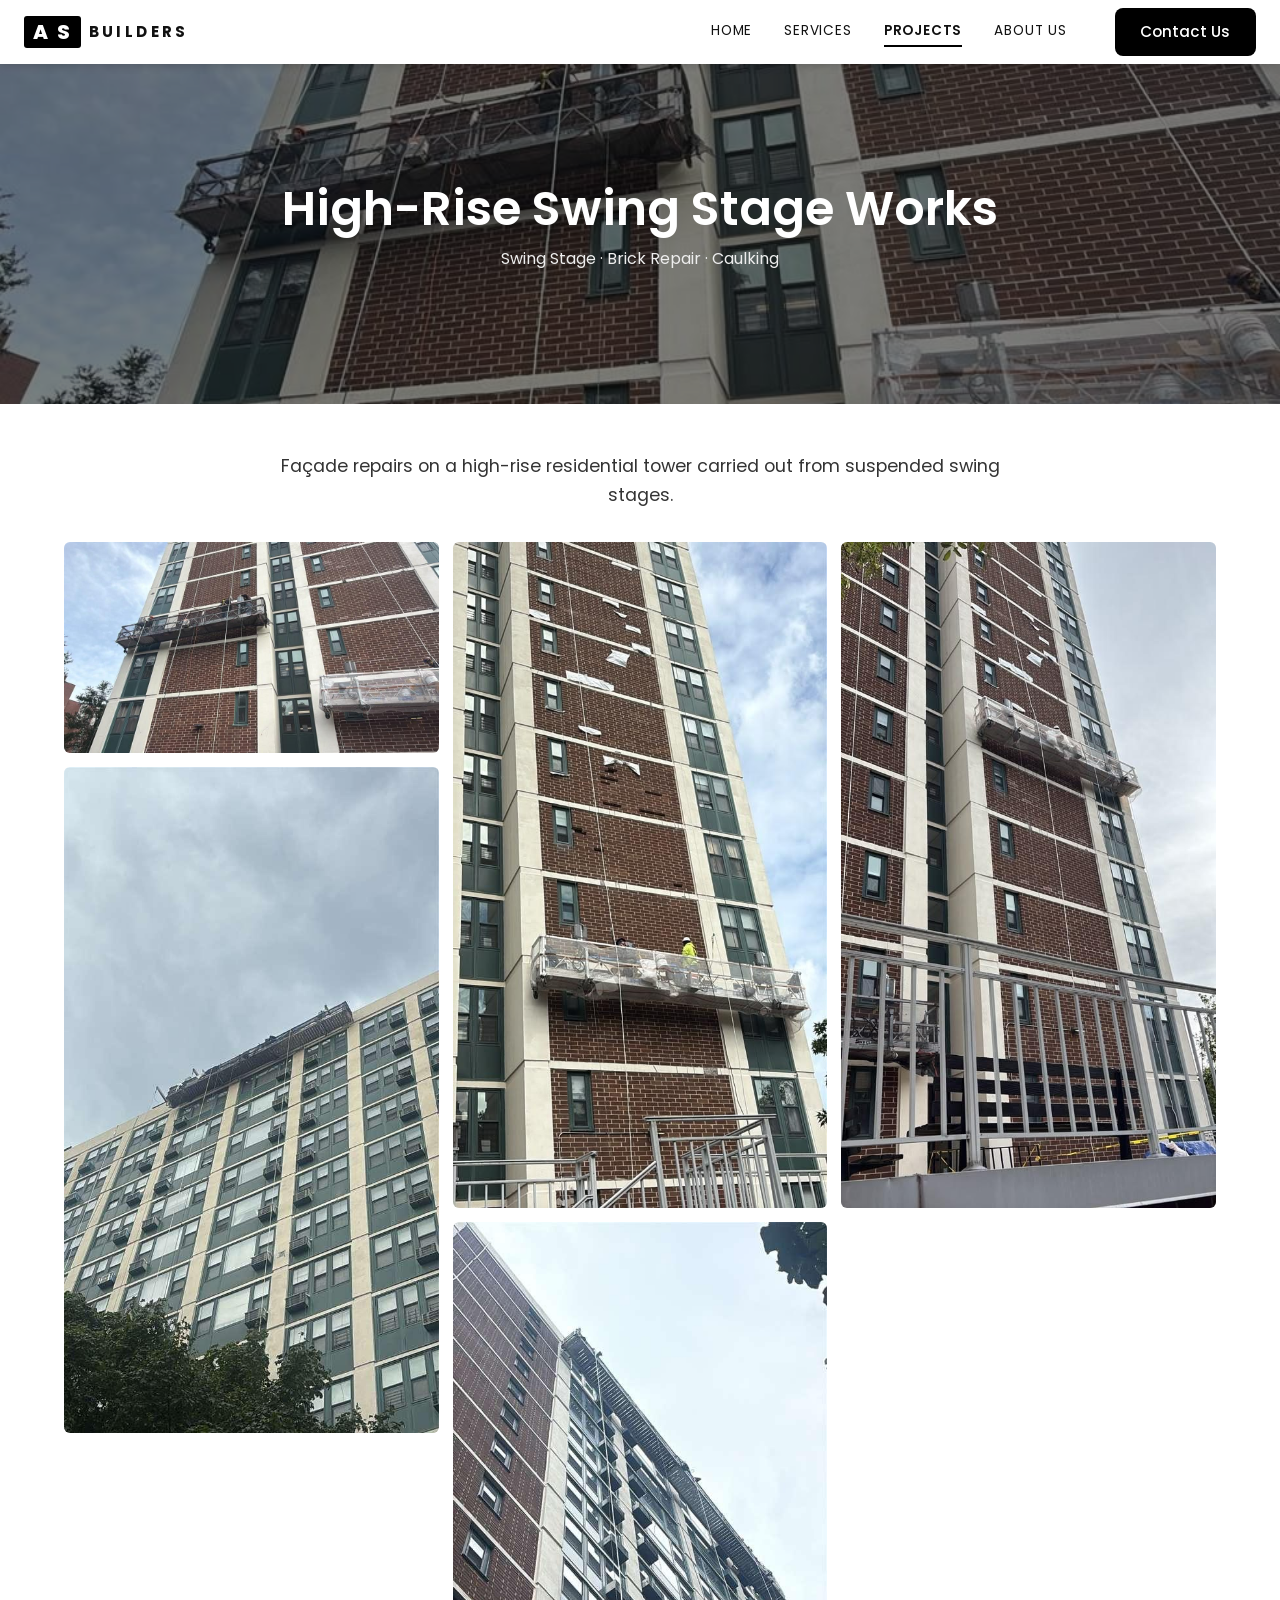
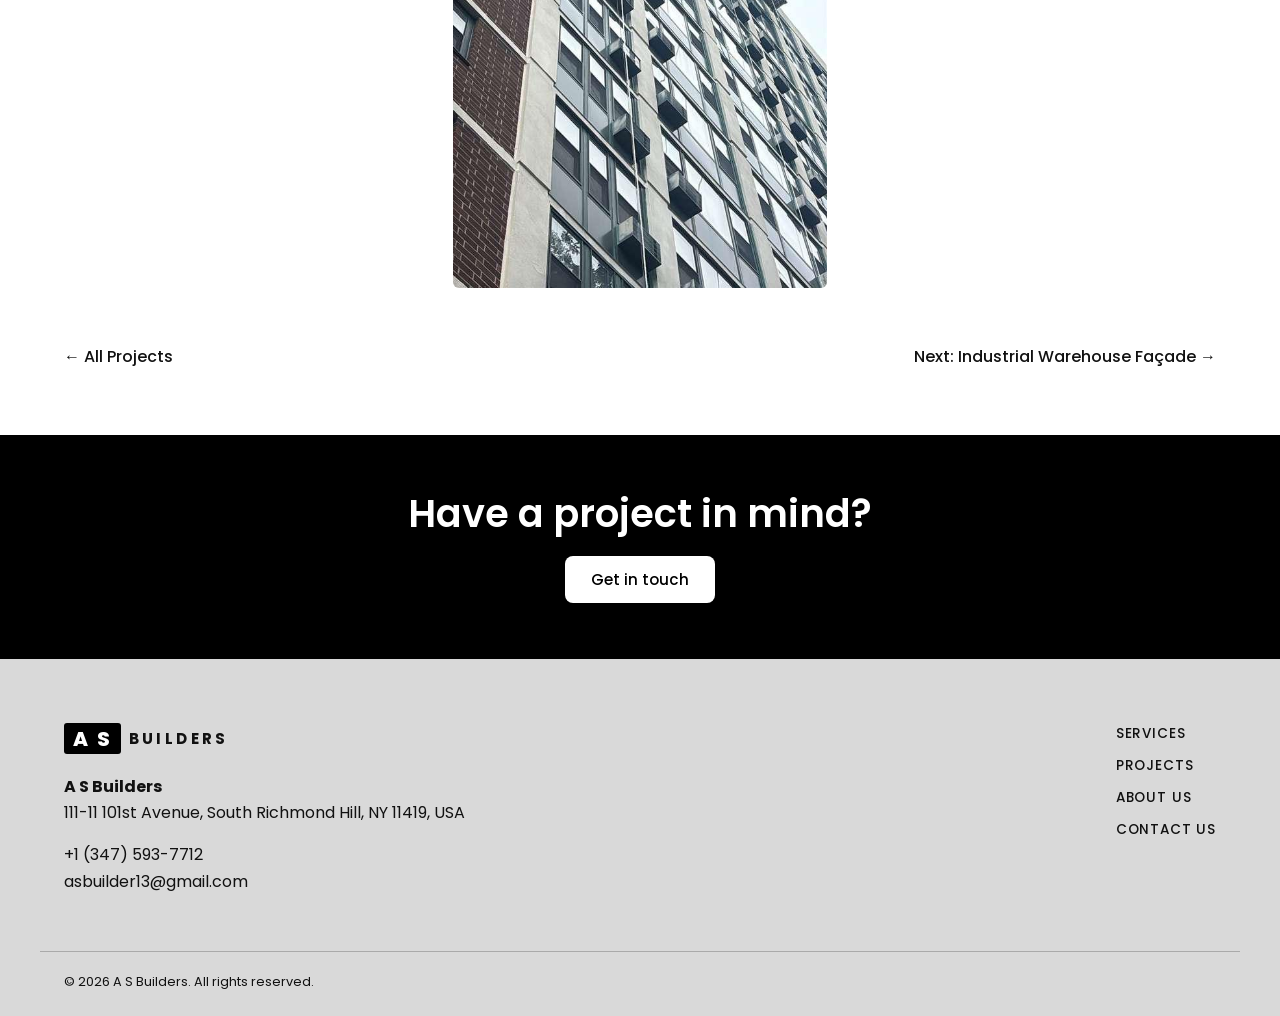
<file: project-high-rise-swing-stage.html>
<!doctype html>
<html lang="en"><head>
<meta charset="utf-8"><meta name="viewport" content="width=device-width,initial-scale=1">
<title>High-Rise Swing Stage Works | A S Builders</title>
<meta name="description" content="Façade repairs on a high-rise residential tower carried out from suspended swing stages.">
<meta name="theme-color" content="#000000">
<link rel="preconnect" href="https://fonts.googleapis.com"><link rel="preconnect" href="https://fonts.gstatic.com" crossorigin>
<link href="https://fonts.googleapis.com/css2?family=Poppins:wght@300;400;500;600;700;800&display=swap" rel="stylesheet">
<link rel="stylesheet" href="css/style.css">
</head><body><header id="hdr"><div class="bar">
<a href="index.html" class="brand" aria-label="A S Builders home"><span class="logo"><span class="logo-mark">A S</span><span class="logo-text">BUILDERS</span></span></a>
<nav class="nav" id="nav">
<a href="index.html">Home</a><a href="index.html#services">Services</a><a href="index.html#projects" class=active>Projects</a><a href="about-us.html">About Us</a>
<a href="contact-us.html" class="btn btn-dark nav-cta">Contact Us</a>
</nav>
<button class="burger" id="burger" aria-label="Menu" aria-expanded="false"><span></span><span></span><span></span></button>
</div></header><main><section class="phero" style="background-image:url(images/p15.jpg)"><div class="hero-ov"></div><div><h1>High-Rise Swing Stage Works</h1><p>Swing Stage · Brick Repair · Caulking</p></div></section>
<section class="wrap narrow center"><p class="lead">Façade repairs on a high-rise residential tower carried out from suspended swing stages.</p></section>
<section class="wrap"><div class="gallery"><a href="images/p15.jpg" class="gi" data-i="0"><img loading="lazy" src="images/p15.jpg" alt="High-Rise Swing Stage Works photo 1"></a><a href="images/p09.jpg" class="gi" data-i="1"><img loading="lazy" src="images/p09.jpg" alt="High-Rise Swing Stage Works photo 2"></a><a href="images/p11.jpg" class="gi" data-i="2"><img loading="lazy" src="images/p11.jpg" alt="High-Rise Swing Stage Works photo 3"></a><a href="images/p12.jpg" class="gi" data-i="3"><img loading="lazy" src="images/p12.jpg" alt="High-Rise Swing Stage Works photo 4"></a><a href="images/p13.jpg" class="gi" data-i="4"><img loading="lazy" src="images/p13.jpg" alt="High-Rise Swing Stage Works photo 5"></a></div>
<div class="pnav"><a href="index.html#projects">← All Projects</a><a href="project-warehouse-facade.html">Next: Industrial Warehouse Façade →</a></div></section></main>
<div class="lb" id="lb" hidden><button class="lb-x" aria-label="Close">×</button><button class="lb-p" aria-label="Previous">‹</button><img alt=""><button class="lb-n" aria-label="Next">›</button></div><section class="cta"><div class="wrap"><h2>Have a project in mind?</h2><a class="btn btn-light" href="contact-us.html">Get in touch</a></div></section>
<footer><div class="wrap fgrid">
<div><a href="index.html" class="brand"><span class="logo"><span class="logo-mark">A S</span><span class="logo-text">BUILDERS</span></span></a>
<p class="faddr"><strong>A S Builders</strong><br>111-11 101st Avenue, South Richmond Hill, NY 11419, USA</p>
<p><a href="tel:+13475937712">+1 (347) 593-7712</a><br><a href="mailto:asbuilder13@gmail.com">asbuilder13@gmail.com</a></p></div>
<nav class="flinks"><a href="index.html#services">Services</a><a href="index.html#projects">Projects</a><a href="about-us.html">About Us</a><a href="contact-us.html">Contact Us</a></nav>
</div><div class="wrap copy">© 2026 A S Builders. All rights reserved.</div></footer>
<script src="js/main.js"></script></body></html>
</file>
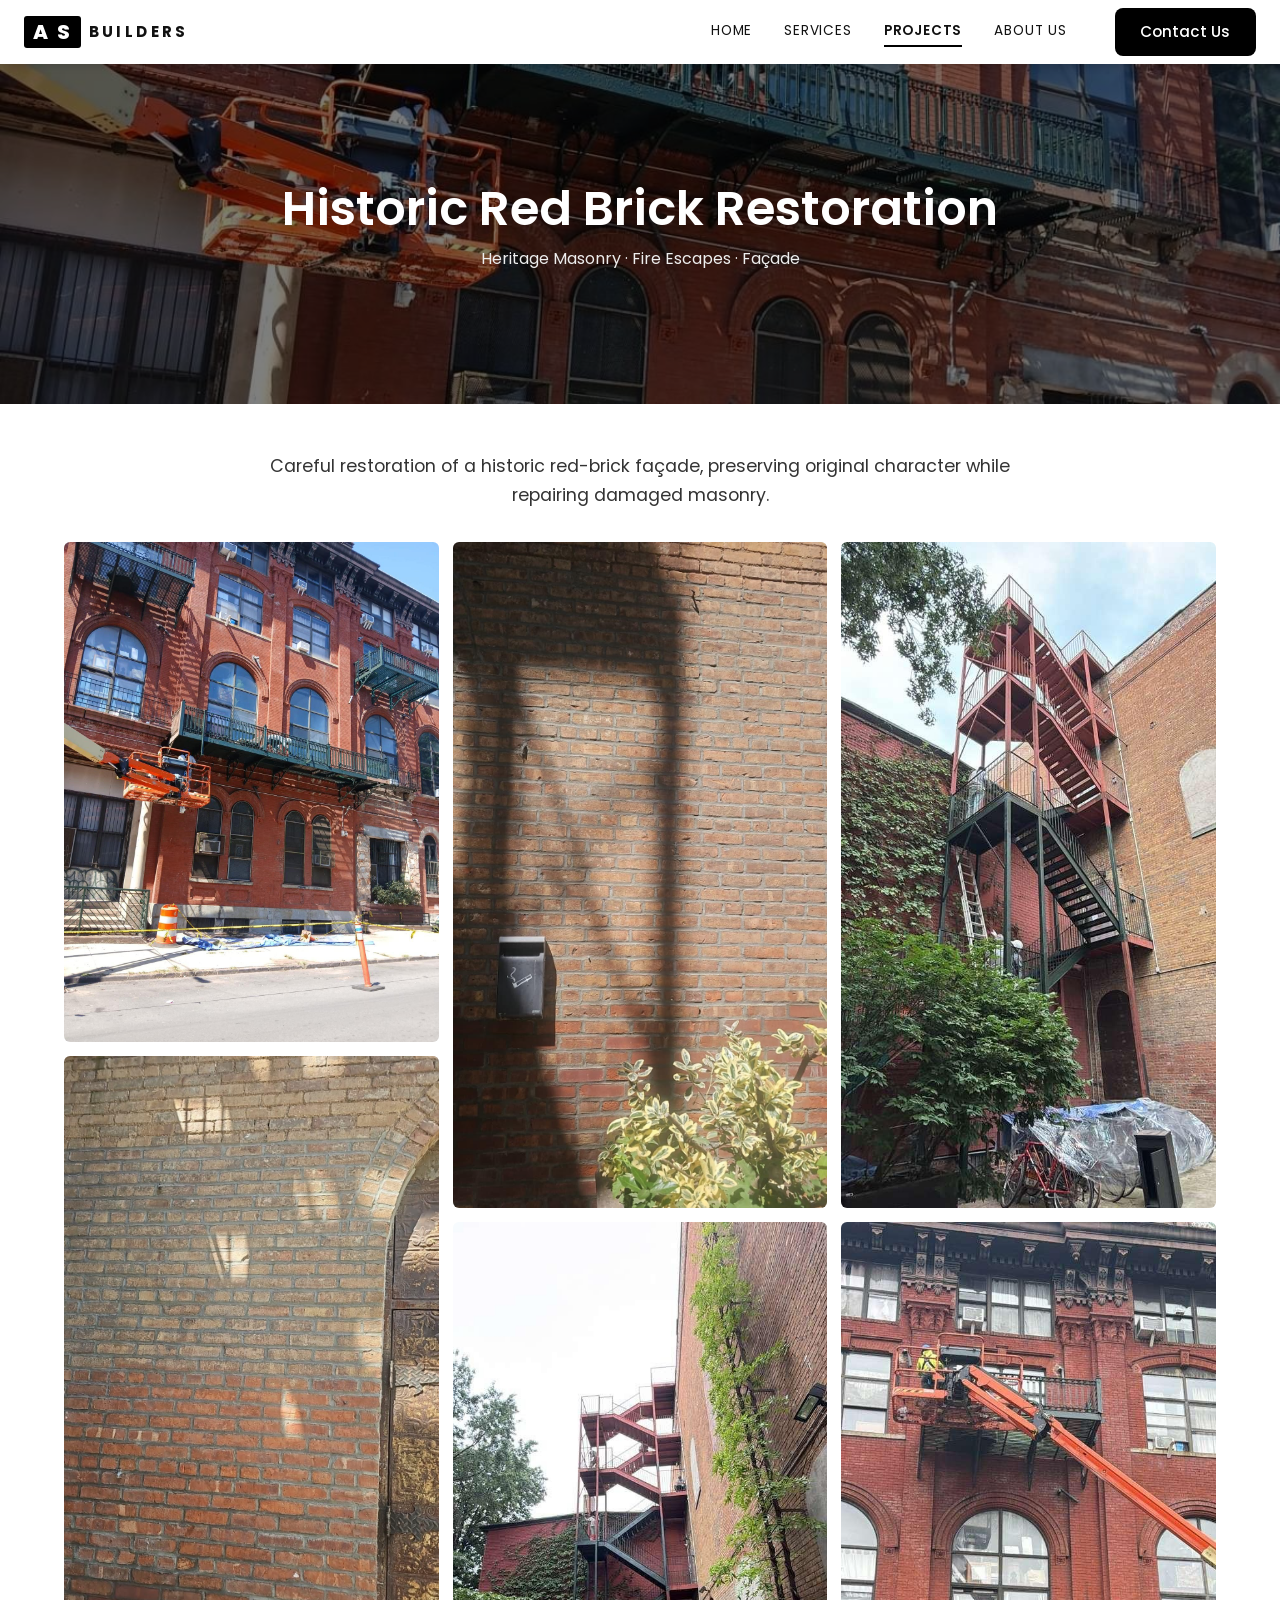
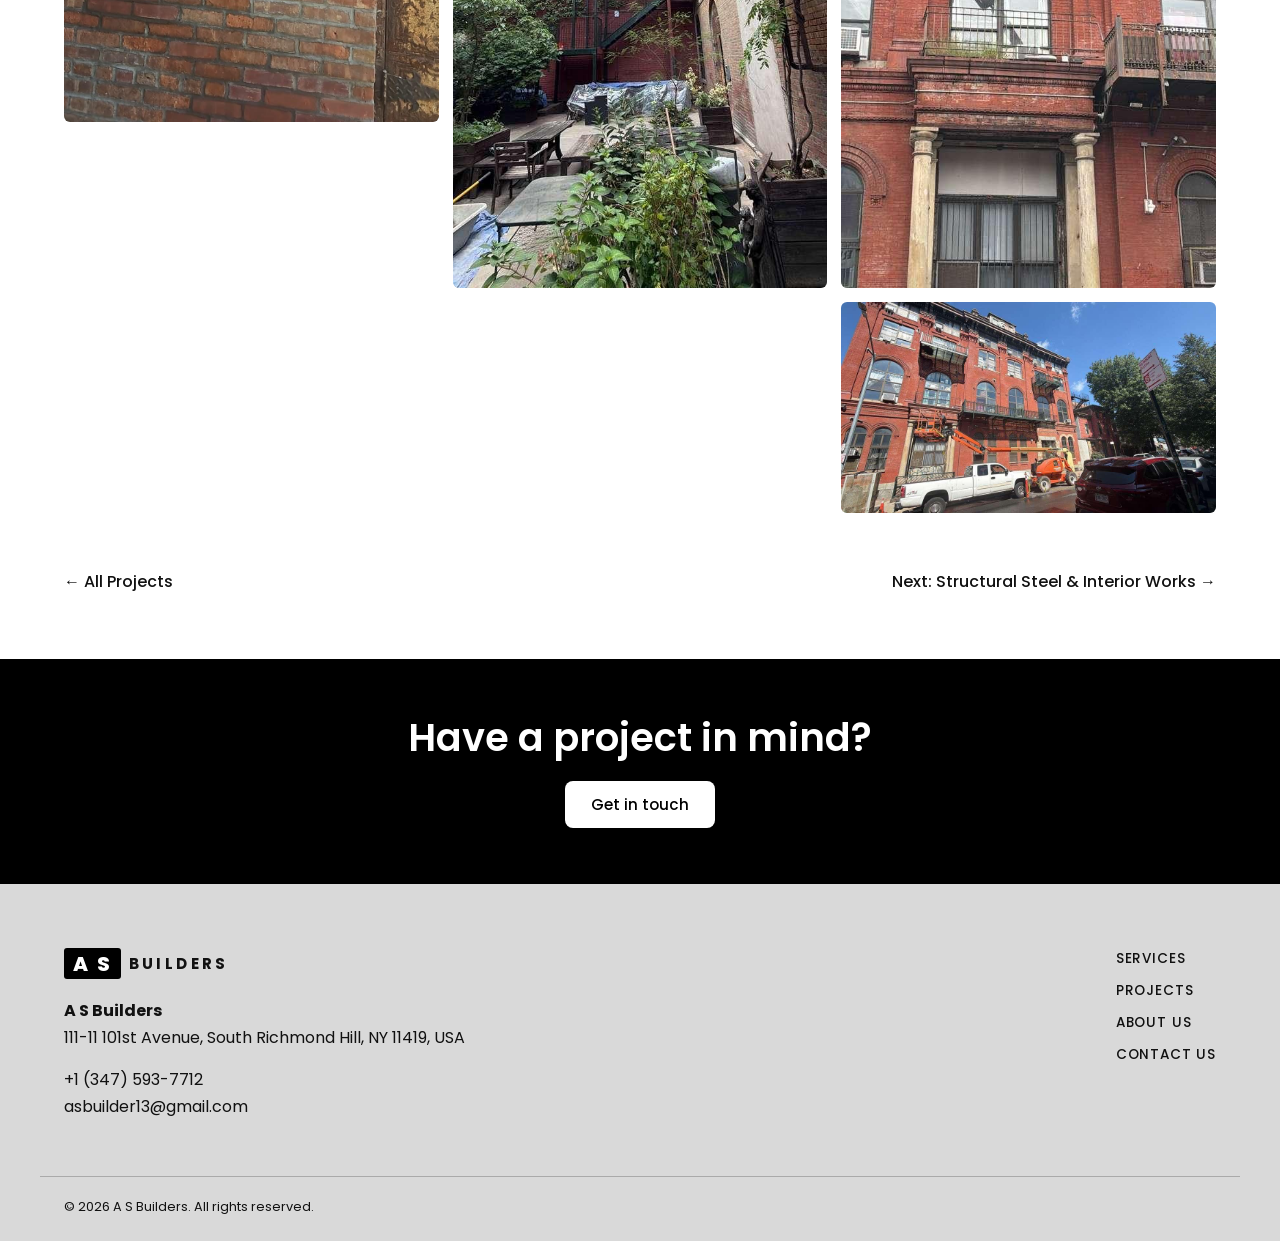
<file: project-historic-red-brick.html>
<!doctype html>
<html lang="en"><head>
<meta charset="utf-8"><meta name="viewport" content="width=device-width,initial-scale=1">
<title>Historic Red Brick Restoration | A S Builders</title>
<meta name="description" content="Careful restoration of a historic red-brick façade, preserving original character while repairing damaged masonry.">
<meta name="theme-color" content="#000000">
<link rel="preconnect" href="https://fonts.googleapis.com"><link rel="preconnect" href="https://fonts.gstatic.com" crossorigin>
<link href="https://fonts.googleapis.com/css2?family=Poppins:wght@300;400;500;600;700;800&display=swap" rel="stylesheet">
<link rel="stylesheet" href="css/style.css">
</head><body><header id="hdr"><div class="bar">
<a href="index.html" class="brand" aria-label="A S Builders home"><span class="logo"><span class="logo-mark">A S</span><span class="logo-text">BUILDERS</span></span></a>
<nav class="nav" id="nav">
<a href="index.html">Home</a><a href="index.html#services">Services</a><a href="index.html#projects" class=active>Projects</a><a href="about-us.html">About Us</a>
<a href="contact-us.html" class="btn btn-dark nav-cta">Contact Us</a>
</nav>
<button class="burger" id="burger" aria-label="Menu" aria-expanded="false"><span></span><span></span><span></span></button>
</div></header><main><section class="phero" style="background-image:url(images/p68.jpg)"><div class="hero-ov"></div><div><h1>Historic Red Brick Restoration</h1><p>Heritage Masonry · Fire Escapes · Façade</p></div></section>
<section class="wrap narrow center"><p class="lead">Careful restoration of a historic red-brick façade, preserving original character while repairing damaged masonry.</p></section>
<section class="wrap"><div class="gallery"><a href="images/p68.jpg" class="gi" data-i="0"><img loading="lazy" src="images/p68.jpg" alt="Historic Red Brick Restoration photo 1"></a><a href="images/p63.jpg" class="gi" data-i="1"><img loading="lazy" src="images/p63.jpg" alt="Historic Red Brick Restoration photo 2"></a><a href="images/p64.jpg" class="gi" data-i="2"><img loading="lazy" src="images/p64.jpg" alt="Historic Red Brick Restoration photo 3"></a><a href="images/p65.jpg" class="gi" data-i="3"><img loading="lazy" src="images/p65.jpg" alt="Historic Red Brick Restoration photo 4"></a><a href="images/p66.jpg" class="gi" data-i="4"><img loading="lazy" src="images/p66.jpg" alt="Historic Red Brick Restoration photo 5"></a><a href="images/p67.jpg" class="gi" data-i="5"><img loading="lazy" src="images/p67.jpg" alt="Historic Red Brick Restoration photo 6"></a><a href="images/p69.jpg" class="gi" data-i="6"><img loading="lazy" src="images/p69.jpg" alt="Historic Red Brick Restoration photo 7"></a></div>
<div class="pnav"><a href="index.html#projects">← All Projects</a><a href="project-structural-steel-interior.html">Next: Structural Steel &amp; Interior Works →</a></div></section></main>
<div class="lb" id="lb" hidden><button class="lb-x" aria-label="Close">×</button><button class="lb-p" aria-label="Previous">‹</button><img alt=""><button class="lb-n" aria-label="Next">›</button></div><section class="cta"><div class="wrap"><h2>Have a project in mind?</h2><a class="btn btn-light" href="contact-us.html">Get in touch</a></div></section>
<footer><div class="wrap fgrid">
<div><a href="index.html" class="brand"><span class="logo"><span class="logo-mark">A S</span><span class="logo-text">BUILDERS</span></span></a>
<p class="faddr"><strong>A S Builders</strong><br>111-11 101st Avenue, South Richmond Hill, NY 11419, USA</p>
<p><a href="tel:+13475937712">+1 (347) 593-7712</a><br><a href="mailto:asbuilder13@gmail.com">asbuilder13@gmail.com</a></p></div>
<nav class="flinks"><a href="index.html#services">Services</a><a href="index.html#projects">Projects</a><a href="about-us.html">About Us</a><a href="contact-us.html">Contact Us</a></nav>
</div><div class="wrap copy">© 2026 A S Builders. All rights reserved.</div></footer>
<script src="js/main.js"></script></body></html>
</file>
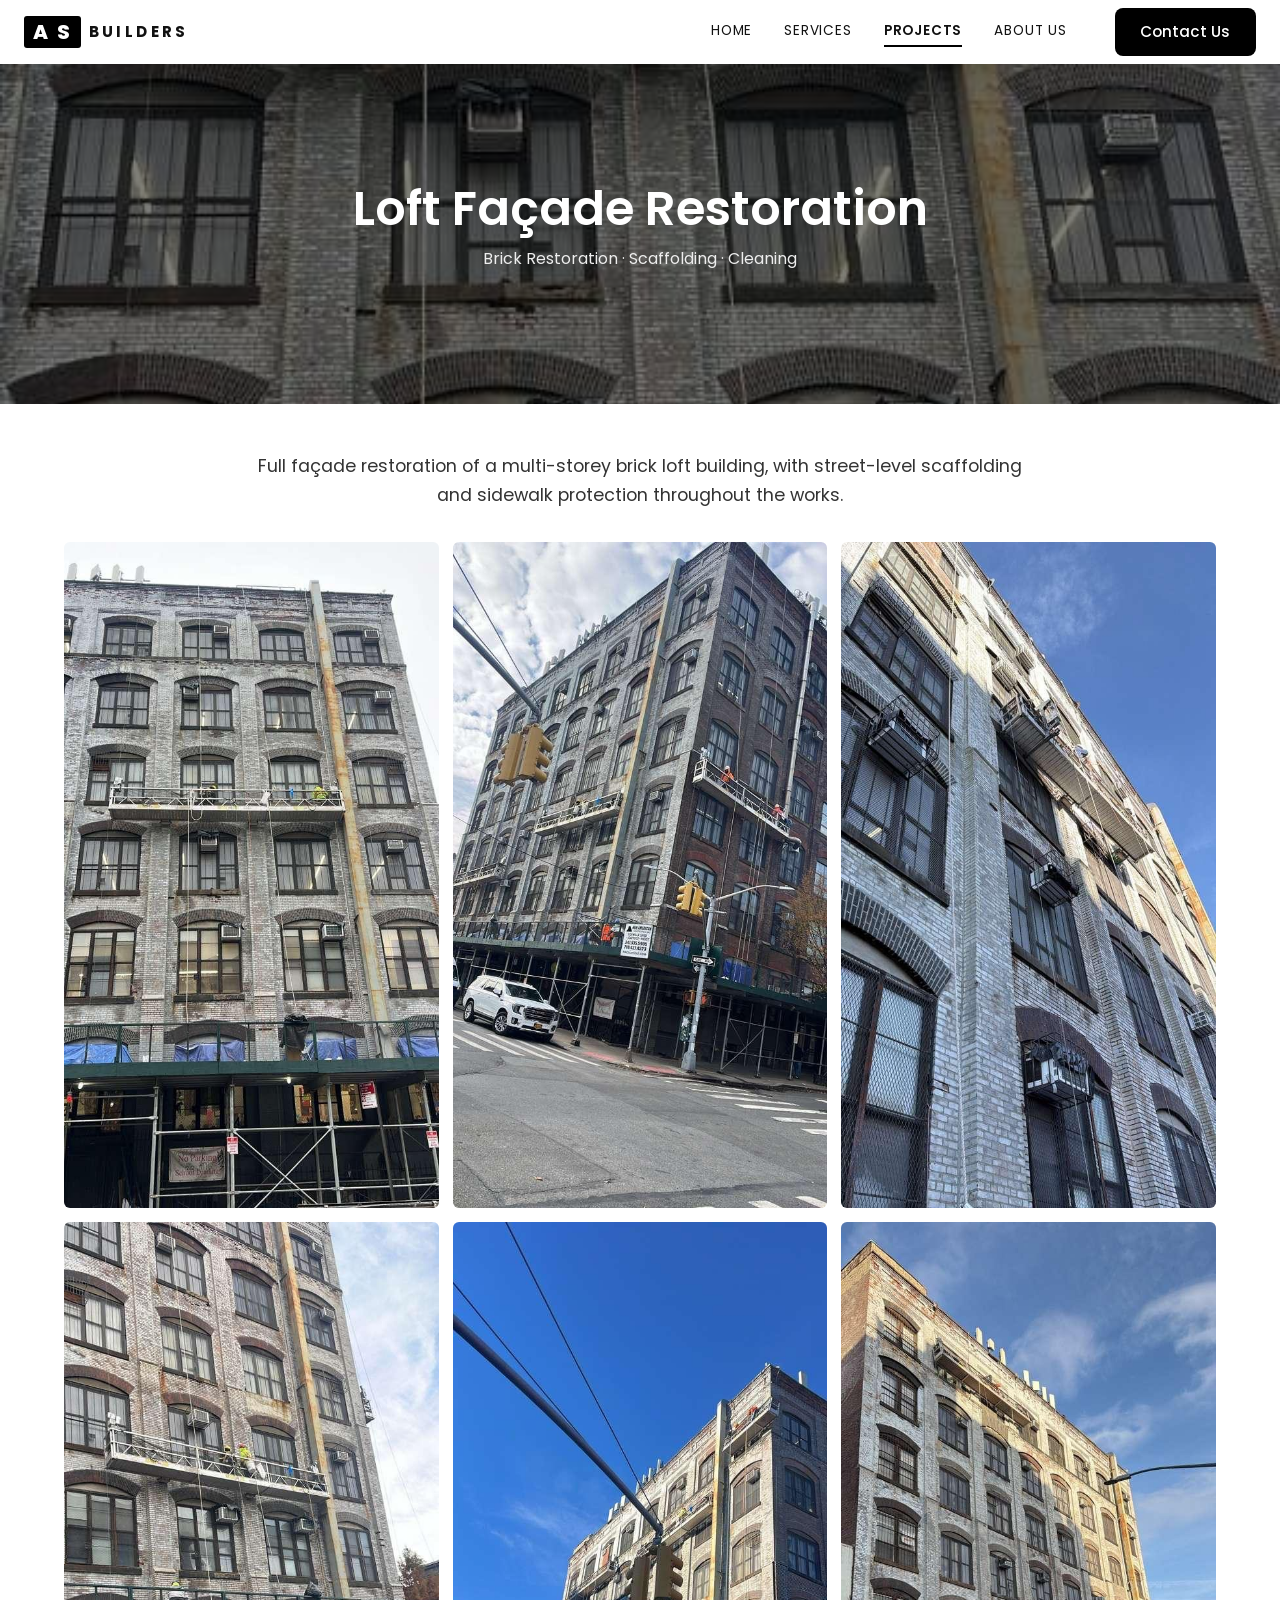
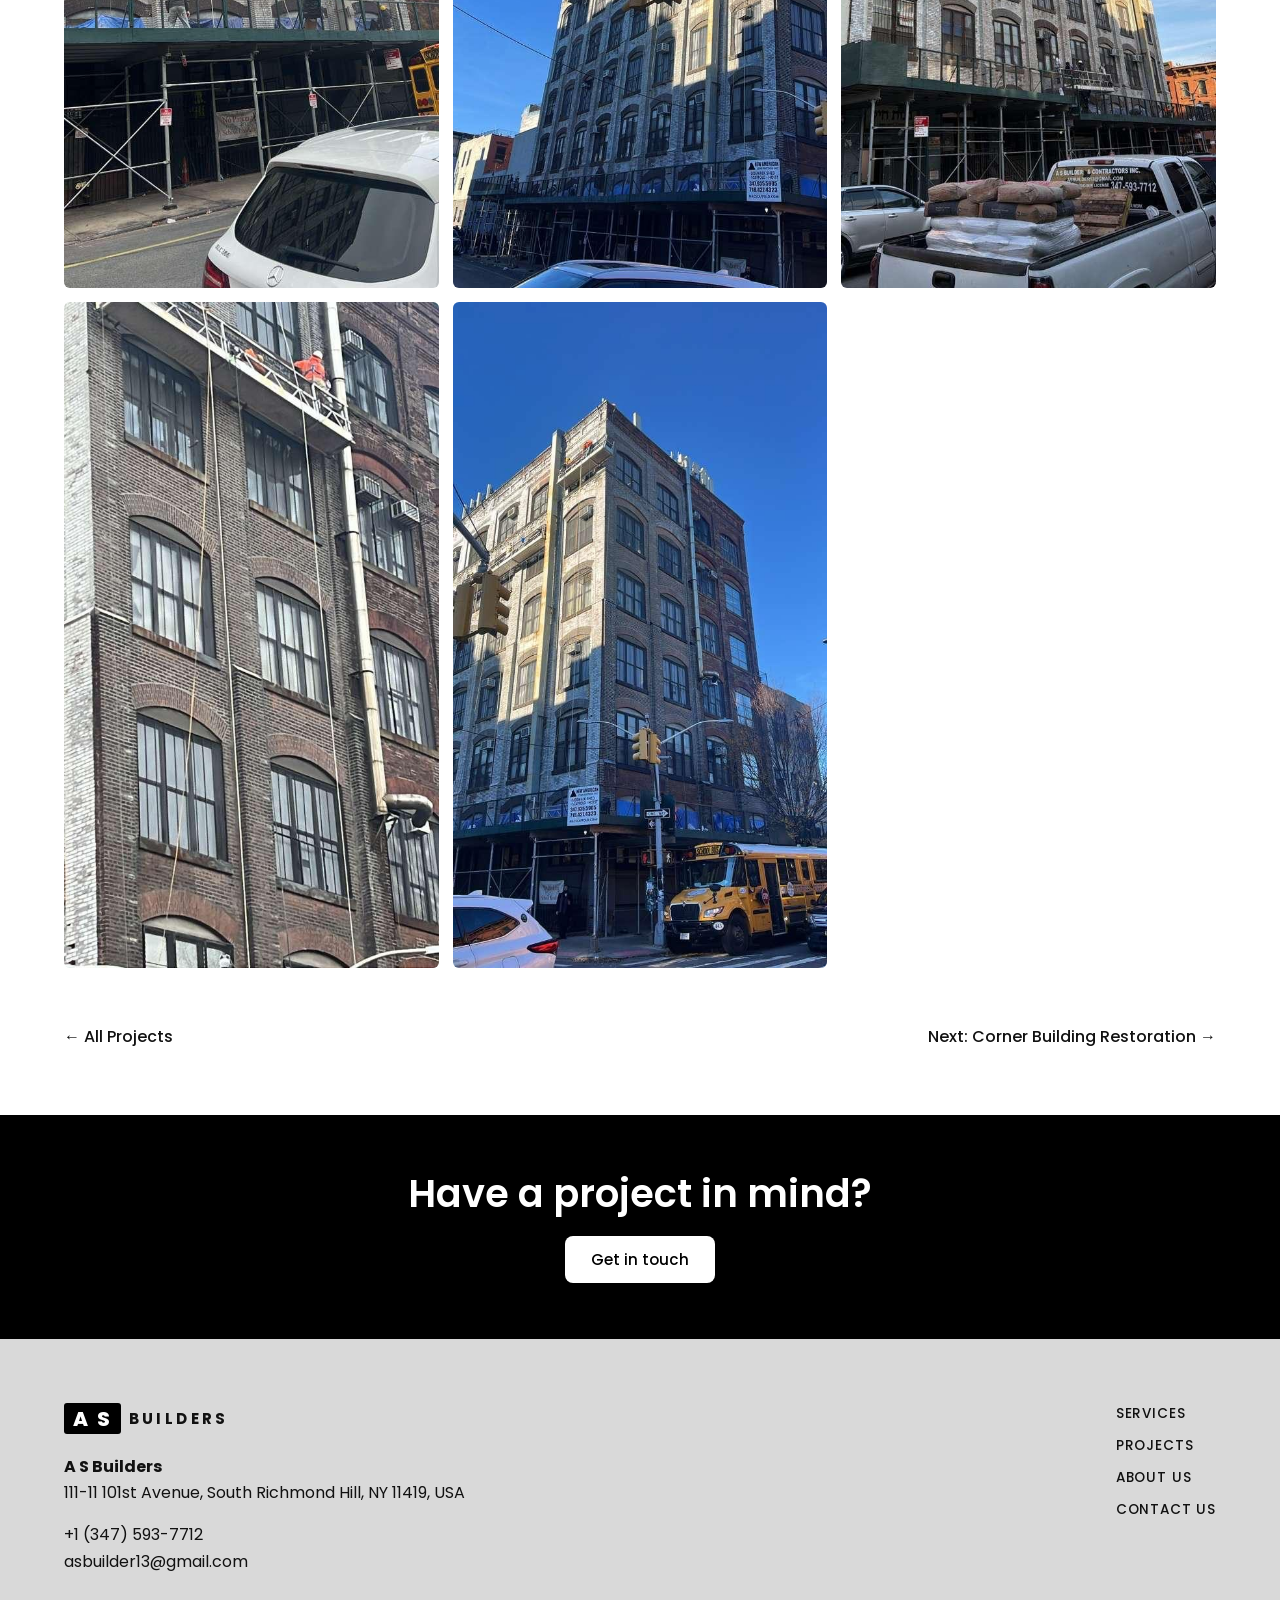
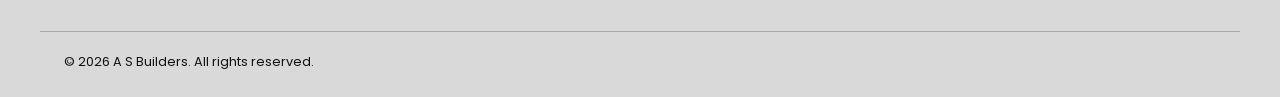
<file: project-loft-facade-restoration.html>
<!doctype html>
<html lang="en"><head>
<meta charset="utf-8"><meta name="viewport" content="width=device-width,initial-scale=1">
<title>Loft Façade Restoration | A S Builders</title>
<meta name="description" content="Full façade restoration of a multi-storey brick loft building, with street-level scaffolding and sidewalk protection throughout the works.">
<meta name="theme-color" content="#000000">
<link rel="preconnect" href="https://fonts.googleapis.com"><link rel="preconnect" href="https://fonts.gstatic.com" crossorigin>
<link href="https://fonts.googleapis.com/css2?family=Poppins:wght@300;400;500;600;700;800&display=swap" rel="stylesheet">
<link rel="stylesheet" href="css/style.css">
</head><body><header id="hdr"><div class="bar">
<a href="index.html" class="brand" aria-label="A S Builders home"><span class="logo"><span class="logo-mark">A S</span><span class="logo-text">BUILDERS</span></span></a>
<nav class="nav" id="nav">
<a href="index.html">Home</a><a href="index.html#services">Services</a><a href="index.html#projects" class=active>Projects</a><a href="about-us.html">About Us</a>
<a href="contact-us.html" class="btn btn-dark nav-cta">Contact Us</a>
</nav>
<button class="burger" id="burger" aria-label="Menu" aria-expanded="false"><span></span><span></span><span></span></button>
</div></header><main><section class="phero" style="background-image:url(images/p19.jpg)"><div class="hero-ov"></div><div><h1>Loft Façade Restoration</h1><p>Brick Restoration · Scaffolding · Cleaning</p></div></section>
<section class="wrap narrow center"><p class="lead">Full façade restoration of a multi-storey brick loft building, with street-level scaffolding and sidewalk protection throughout the works.</p></section>
<section class="wrap"><div class="gallery"><a href="images/p19.jpg" class="gi" data-i="0"><img loading="lazy" src="images/p19.jpg" alt="Loft Façade Restoration photo 1"></a><a href="images/p14.jpg" class="gi" data-i="1"><img loading="lazy" src="images/p14.jpg" alt="Loft Façade Restoration photo 2"></a><a href="images/p16.jpg" class="gi" data-i="2"><img loading="lazy" src="images/p16.jpg" alt="Loft Façade Restoration photo 3"></a><a href="images/p17.jpg" class="gi" data-i="3"><img loading="lazy" src="images/p17.jpg" alt="Loft Façade Restoration photo 4"></a><a href="images/p18.jpg" class="gi" data-i="4"><img loading="lazy" src="images/p18.jpg" alt="Loft Façade Restoration photo 5"></a><a href="images/p20.jpg" class="gi" data-i="5"><img loading="lazy" src="images/p20.jpg" alt="Loft Façade Restoration photo 6"></a><a href="images/p21.jpg" class="gi" data-i="6"><img loading="lazy" src="images/p21.jpg" alt="Loft Façade Restoration photo 7"></a><a href="images/p23.jpg" class="gi" data-i="7"><img loading="lazy" src="images/p23.jpg" alt="Loft Façade Restoration photo 8"></a></div>
<div class="pnav"><a href="index.html#projects">← All Projects</a><a href="project-corner-building-restoration.html">Next: Corner Building Restoration →</a></div></section></main>
<div class="lb" id="lb" hidden><button class="lb-x" aria-label="Close">×</button><button class="lb-p" aria-label="Previous">‹</button><img alt=""><button class="lb-n" aria-label="Next">›</button></div><section class="cta"><div class="wrap"><h2>Have a project in mind?</h2><a class="btn btn-light" href="contact-us.html">Get in touch</a></div></section>
<footer><div class="wrap fgrid">
<div><a href="index.html" class="brand"><span class="logo"><span class="logo-mark">A S</span><span class="logo-text">BUILDERS</span></span></a>
<p class="faddr"><strong>A S Builders</strong><br>111-11 101st Avenue, South Richmond Hill, NY 11419, USA</p>
<p><a href="tel:+13475937712">+1 (347) 593-7712</a><br><a href="mailto:asbuilder13@gmail.com">asbuilder13@gmail.com</a></p></div>
<nav class="flinks"><a href="index.html#services">Services</a><a href="index.html#projects">Projects</a><a href="about-us.html">About Us</a><a href="contact-us.html">Contact Us</a></nav>
</div><div class="wrap copy">© 2026 A S Builders. All rights reserved.</div></footer>
<script src="js/main.js"></script></body></html>
</file>
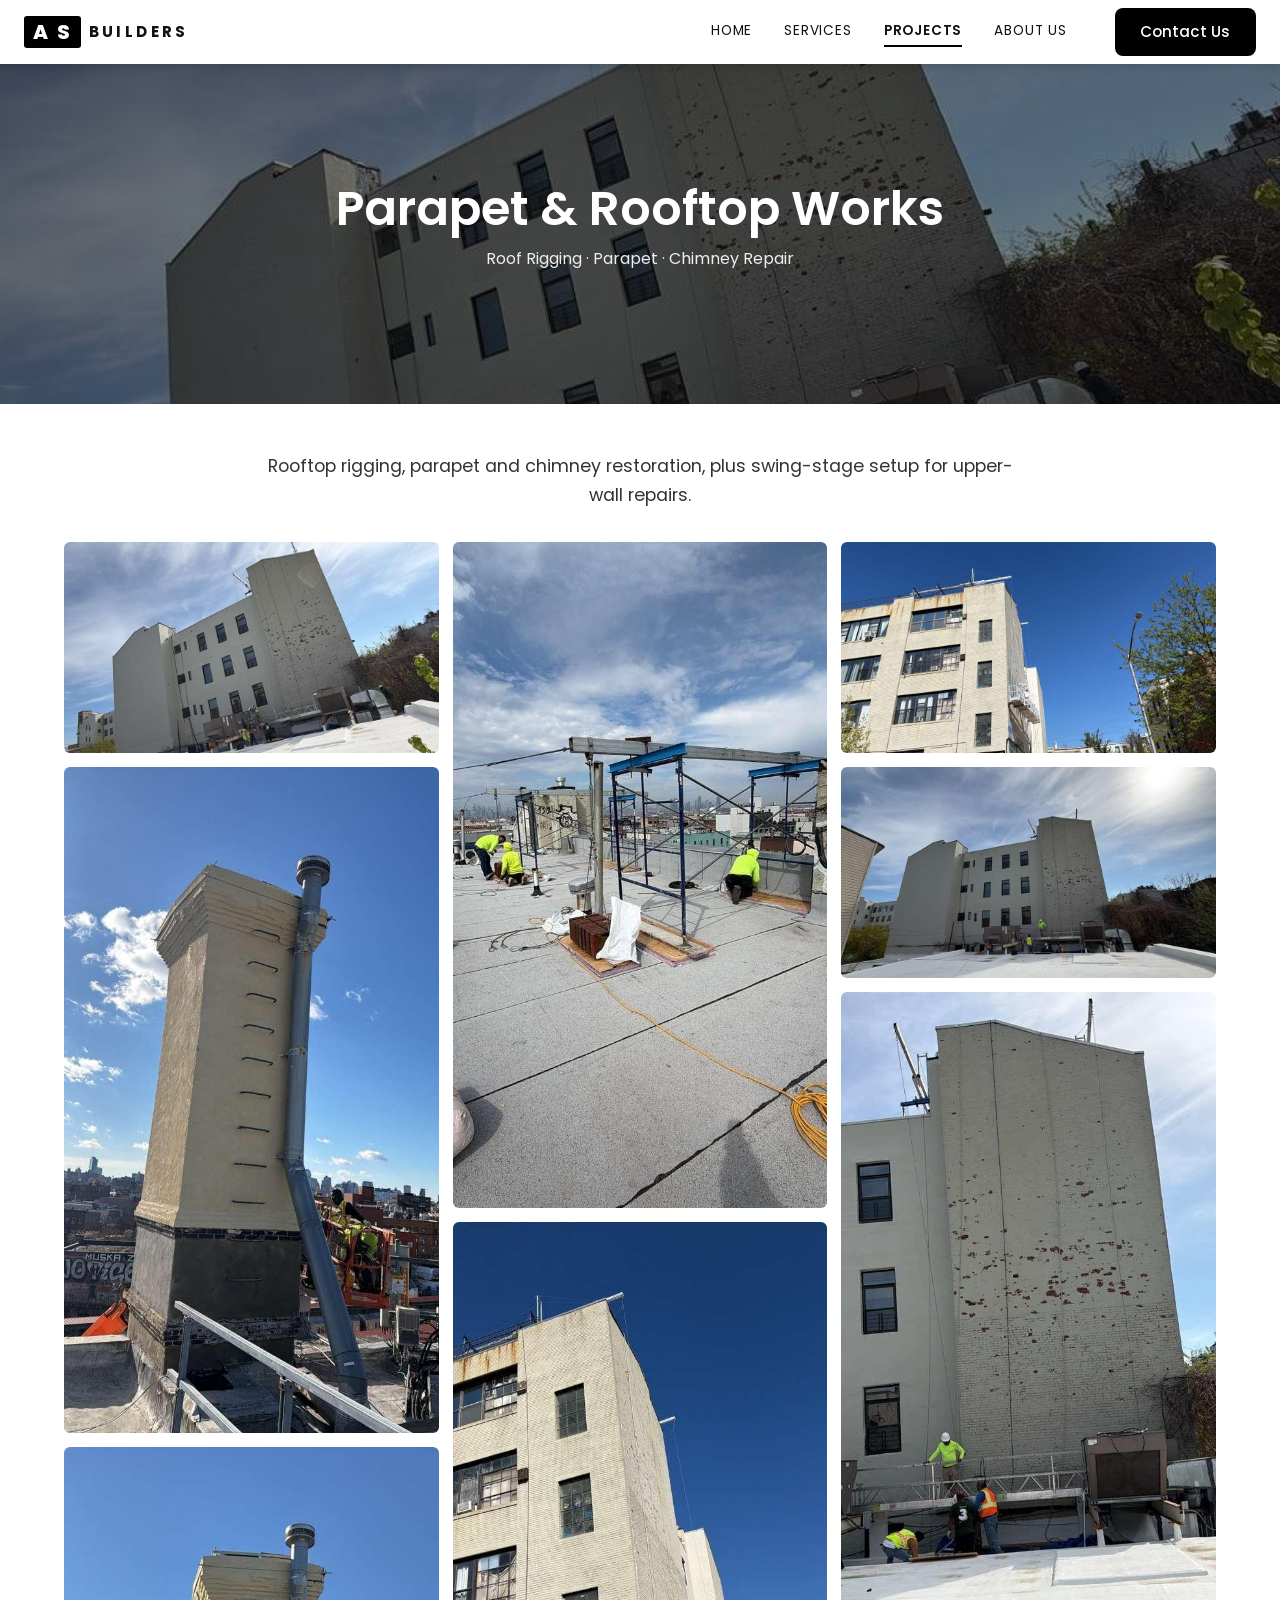
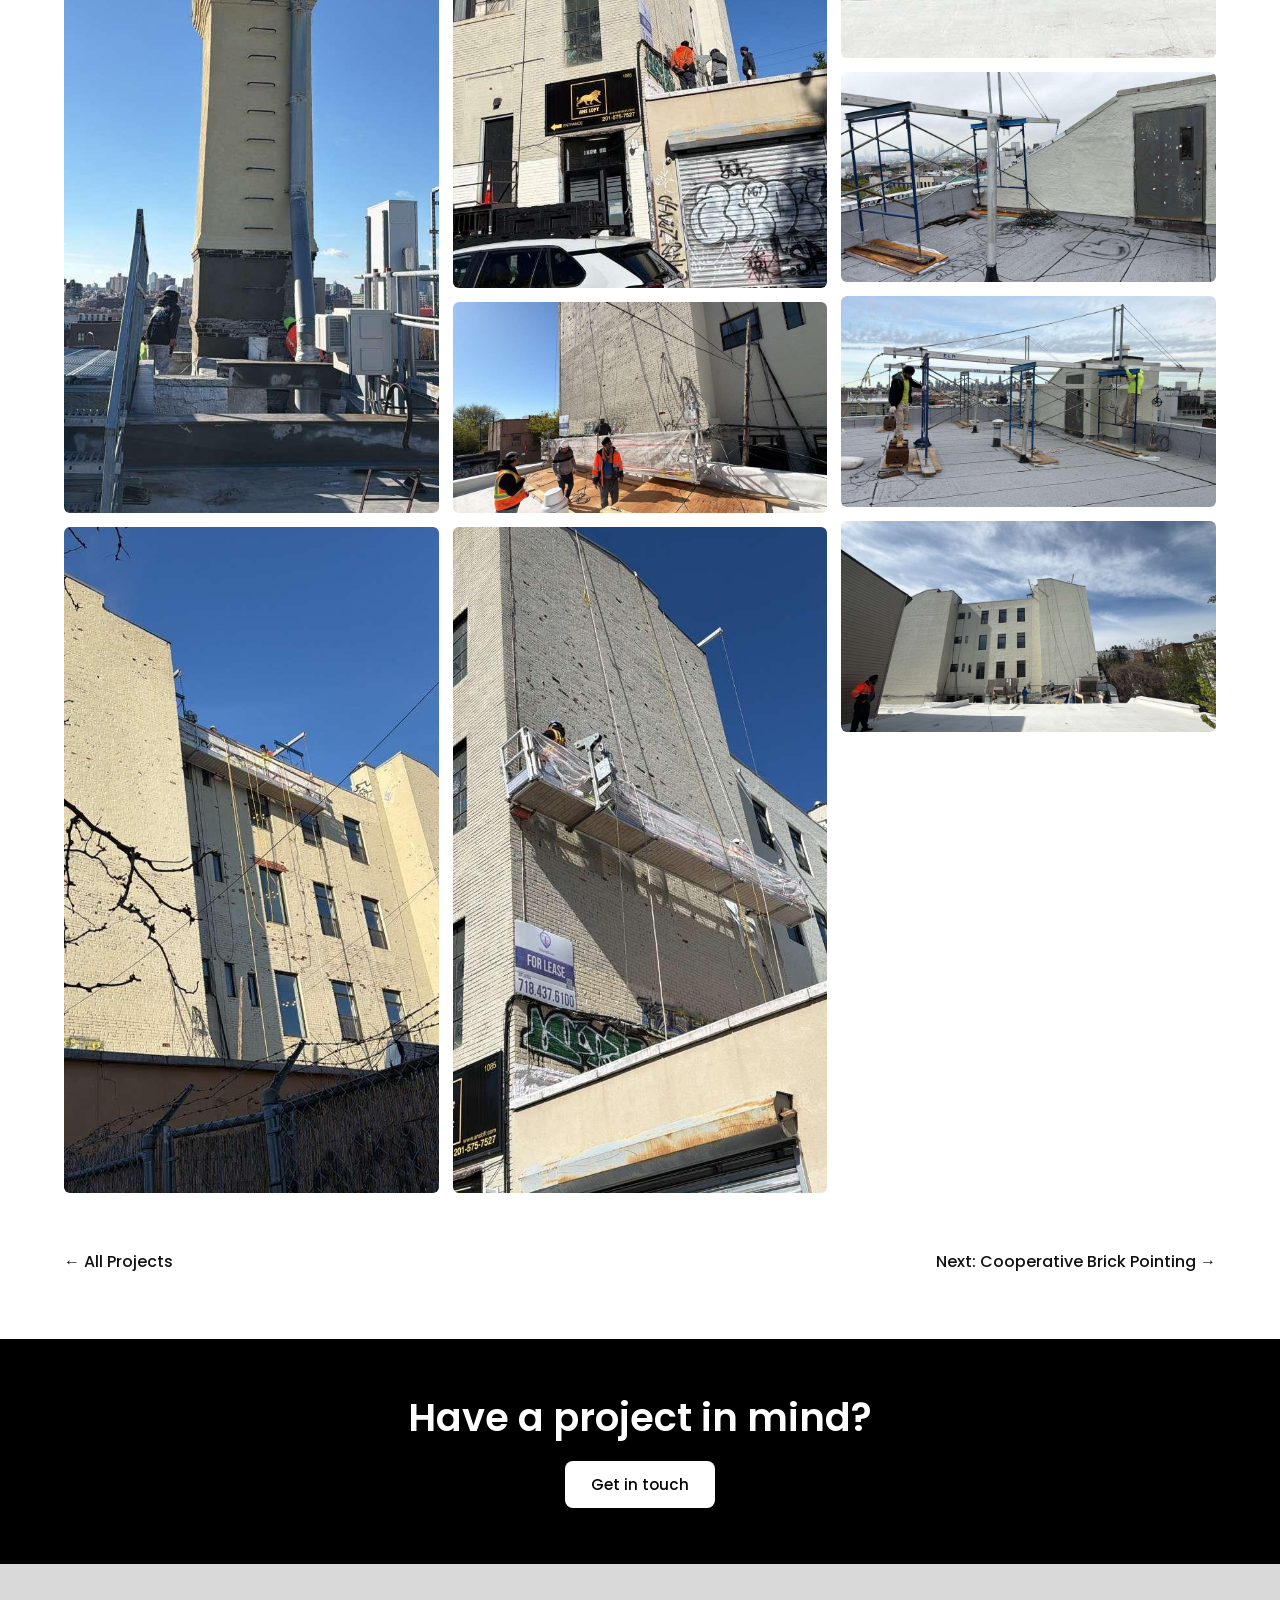
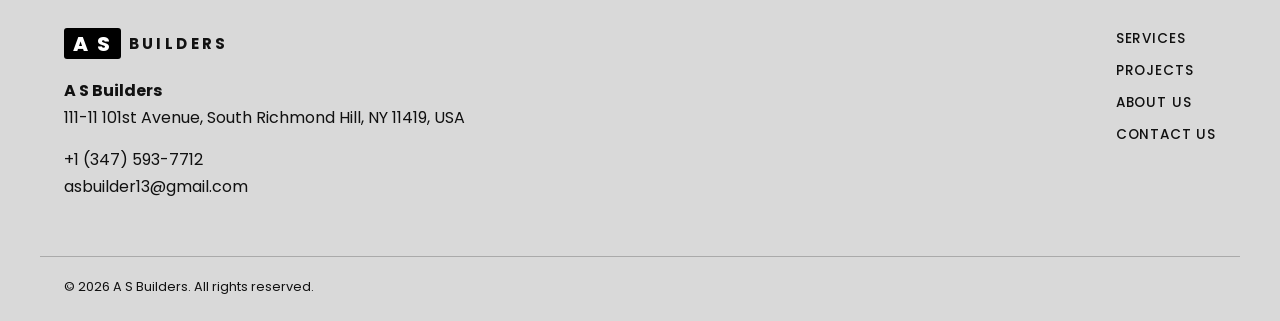
<file: project-parapet-rooftop-works.html>
<!doctype html>
<html lang="en"><head>
<meta charset="utf-8"><meta name="viewport" content="width=device-width,initial-scale=1">
<title>Parapet &amp; Rooftop Works | A S Builders</title>
<meta name="description" content="Rooftop rigging, parapet and chimney restoration, plus swing-stage setup for upper-wall repairs.">
<meta name="theme-color" content="#000000">
<link rel="preconnect" href="https://fonts.googleapis.com"><link rel="preconnect" href="https://fonts.gstatic.com" crossorigin>
<link href="https://fonts.googleapis.com/css2?family=Poppins:wght@300;400;500;600;700;800&display=swap" rel="stylesheet">
<link rel="stylesheet" href="css/style.css">
</head><body><header id="hdr"><div class="bar">
<a href="index.html" class="brand" aria-label="A S Builders home"><span class="logo"><span class="logo-mark">A S</span><span class="logo-text">BUILDERS</span></span></a>
<nav class="nav" id="nav">
<a href="index.html">Home</a><a href="index.html#services">Services</a><a href="index.html#projects" class=active>Projects</a><a href="about-us.html">About Us</a>
<a href="contact-us.html" class="btn btn-dark nav-cta">Contact Us</a>
</nav>
<button class="burger" id="burger" aria-label="Menu" aria-expanded="false"><span></span><span></span><span></span></button>
</div></header><main><section class="phero" style="background-image:url(images/p50.jpg)"><div class="hero-ov"></div><div><h1>Parapet &amp; Rooftop Works</h1><p>Roof Rigging · Parapet · Chimney Repair</p></div></section>
<section class="wrap narrow center"><p class="lead">Rooftop rigging, parapet and chimney restoration, plus swing-stage setup for upper-wall repairs.</p></section>
<section class="wrap"><div class="gallery"><a href="images/p50.jpg" class="gi" data-i="0"><img loading="lazy" src="images/p50.jpg" alt="Parapet &amp; Rooftop Works photo 1"></a><a href="images/p28.jpg" class="gi" data-i="1"><img loading="lazy" src="images/p28.jpg" alt="Parapet &amp; Rooftop Works photo 2"></a><a href="images/p29.jpg" class="gi" data-i="2"><img loading="lazy" src="images/p29.jpg" alt="Parapet &amp; Rooftop Works photo 3"></a><a href="images/p43.jpg" class="gi" data-i="3"><img loading="lazy" src="images/p43.jpg" alt="Parapet &amp; Rooftop Works photo 4"></a><a href="images/p44.jpg" class="gi" data-i="4"><img loading="lazy" src="images/p44.jpg" alt="Parapet &amp; Rooftop Works photo 5"></a><a href="images/p45.jpg" class="gi" data-i="5"><img loading="lazy" src="images/p45.jpg" alt="Parapet &amp; Rooftop Works photo 6"></a><a href="images/p46.jpg" class="gi" data-i="6"><img loading="lazy" src="images/p46.jpg" alt="Parapet &amp; Rooftop Works photo 7"></a><a href="images/p47.jpg" class="gi" data-i="7"><img loading="lazy" src="images/p47.jpg" alt="Parapet &amp; Rooftop Works photo 8"></a><a href="images/p48.jpg" class="gi" data-i="8"><img loading="lazy" src="images/p48.jpg" alt="Parapet &amp; Rooftop Works photo 9"></a><a href="images/p49.jpg" class="gi" data-i="9"><img loading="lazy" src="images/p49.jpg" alt="Parapet &amp; Rooftop Works photo 10"></a><a href="images/p51.jpg" class="gi" data-i="10"><img loading="lazy" src="images/p51.jpg" alt="Parapet &amp; Rooftop Works photo 11"></a><a href="images/p52.jpg" class="gi" data-i="11"><img loading="lazy" src="images/p52.jpg" alt="Parapet &amp; Rooftop Works photo 12"></a><a href="images/p53.jpg" class="gi" data-i="12"><img loading="lazy" src="images/p53.jpg" alt="Parapet &amp; Rooftop Works photo 13"></a><a href="images/p54.jpg" class="gi" data-i="13"><img loading="lazy" src="images/p54.jpg" alt="Parapet &amp; Rooftop Works photo 14"></a></div>
<div class="pnav"><a href="index.html#projects">← All Projects</a><a href="project-cooperative-brick-pointing.html">Next: Cooperative Brick Pointing →</a></div></section></main>
<div class="lb" id="lb" hidden><button class="lb-x" aria-label="Close">×</button><button class="lb-p" aria-label="Previous">‹</button><img alt=""><button class="lb-n" aria-label="Next">›</button></div><section class="cta"><div class="wrap"><h2>Have a project in mind?</h2><a class="btn btn-light" href="contact-us.html">Get in touch</a></div></section>
<footer><div class="wrap fgrid">
<div><a href="index.html" class="brand"><span class="logo"><span class="logo-mark">A S</span><span class="logo-text">BUILDERS</span></span></a>
<p class="faddr"><strong>A S Builders</strong><br>111-11 101st Avenue, South Richmond Hill, NY 11419, USA</p>
<p><a href="tel:+13475937712">+1 (347) 593-7712</a><br><a href="mailto:asbuilder13@gmail.com">asbuilder13@gmail.com</a></p></div>
<nav class="flinks"><a href="index.html#services">Services</a><a href="index.html#projects">Projects</a><a href="about-us.html">About Us</a><a href="contact-us.html">Contact Us</a></nav>
</div><div class="wrap copy">© 2026 A S Builders. All rights reserved.</div></footer>
<script src="js/main.js"></script></body></html>
</file>
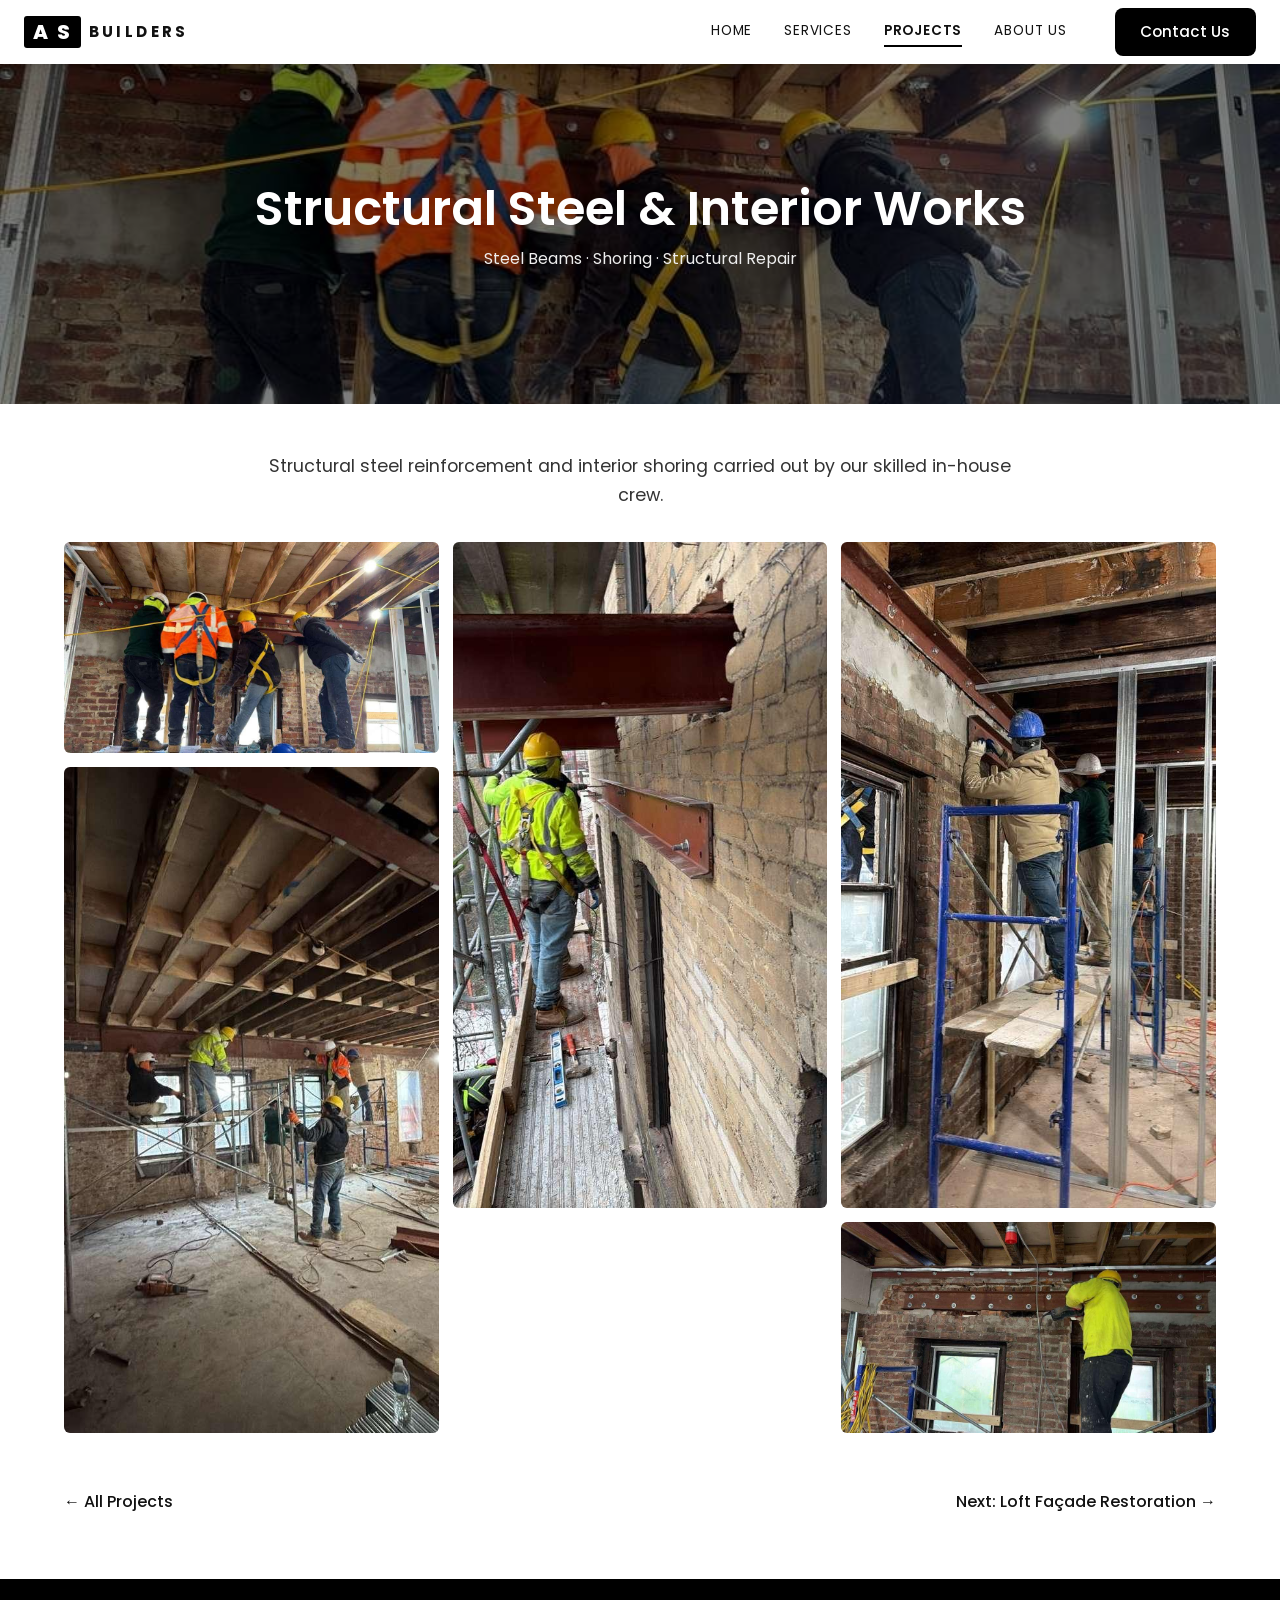
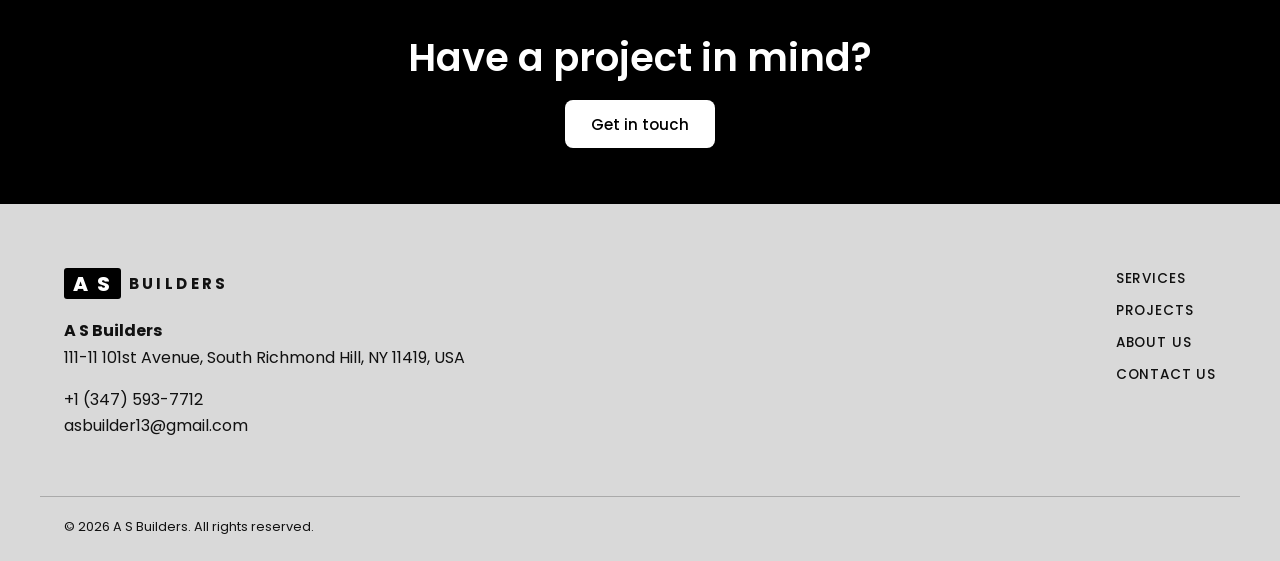
<file: project-structural-steel-interior.html>
<!doctype html>
<html lang="en"><head>
<meta charset="utf-8"><meta name="viewport" content="width=device-width,initial-scale=1">
<title>Structural Steel &amp; Interior Works | A S Builders</title>
<meta name="description" content="Structural steel reinforcement and interior shoring carried out by our skilled in-house crew.">
<meta name="theme-color" content="#000000">
<link rel="preconnect" href="https://fonts.googleapis.com"><link rel="preconnect" href="https://fonts.gstatic.com" crossorigin>
<link href="https://fonts.googleapis.com/css2?family=Poppins:wght@300;400;500;600;700;800&display=swap" rel="stylesheet">
<link rel="stylesheet" href="css/style.css">
</head><body><header id="hdr"><div class="bar">
<a href="index.html" class="brand" aria-label="A S Builders home"><span class="logo"><span class="logo-mark">A S</span><span class="logo-text">BUILDERS</span></span></a>
<nav class="nav" id="nav">
<a href="index.html">Home</a><a href="index.html#services">Services</a><a href="index.html#projects" class=active>Projects</a><a href="about-us.html">About Us</a>
<a href="contact-us.html" class="btn btn-dark nav-cta">Contact Us</a>
</nav>
<button class="burger" id="burger" aria-label="Menu" aria-expanded="false"><span></span><span></span><span></span></button>
</div></header><main><section class="phero" style="background-image:url(images/p73.jpg)"><div class="hero-ov"></div><div><h1>Structural Steel &amp; Interior Works</h1><p>Steel Beams · Shoring · Structural Repair</p></div></section>
<section class="wrap narrow center"><p class="lead">Structural steel reinforcement and interior shoring carried out by our skilled in-house crew.</p></section>
<section class="wrap"><div class="gallery"><a href="images/p73.jpg" class="gi" data-i="0"><img loading="lazy" src="images/p73.jpg" alt="Structural Steel &amp; Interior Works photo 1"></a><a href="images/p70.jpg" class="gi" data-i="1"><img loading="lazy" src="images/p70.jpg" alt="Structural Steel &amp; Interior Works photo 2"></a><a href="images/p71.jpg" class="gi" data-i="2"><img loading="lazy" src="images/p71.jpg" alt="Structural Steel &amp; Interior Works photo 3"></a><a href="images/p72.jpg" class="gi" data-i="3"><img loading="lazy" src="images/p72.jpg" alt="Structural Steel &amp; Interior Works photo 4"></a><a href="images/p74.jpg" class="gi" data-i="4"><img loading="lazy" src="images/p74.jpg" alt="Structural Steel &amp; Interior Works photo 5"></a></div>
<div class="pnav"><a href="index.html#projects">← All Projects</a><a href="project-loft-facade-restoration.html">Next: Loft Façade Restoration →</a></div></section></main>
<div class="lb" id="lb" hidden><button class="lb-x" aria-label="Close">×</button><button class="lb-p" aria-label="Previous">‹</button><img alt=""><button class="lb-n" aria-label="Next">›</button></div><section class="cta"><div class="wrap"><h2>Have a project in mind?</h2><a class="btn btn-light" href="contact-us.html">Get in touch</a></div></section>
<footer><div class="wrap fgrid">
<div><a href="index.html" class="brand"><span class="logo"><span class="logo-mark">A S</span><span class="logo-text">BUILDERS</span></span></a>
<p class="faddr"><strong>A S Builders</strong><br>111-11 101st Avenue, South Richmond Hill, NY 11419, USA</p>
<p><a href="tel:+13475937712">+1 (347) 593-7712</a><br><a href="mailto:asbuilder13@gmail.com">asbuilder13@gmail.com</a></p></div>
<nav class="flinks"><a href="index.html#services">Services</a><a href="index.html#projects">Projects</a><a href="about-us.html">About Us</a><a href="contact-us.html">Contact Us</a></nav>
</div><div class="wrap copy">© 2026 A S Builders. All rights reserved.</div></footer>
<script src="js/main.js"></script></body></html>
</file>
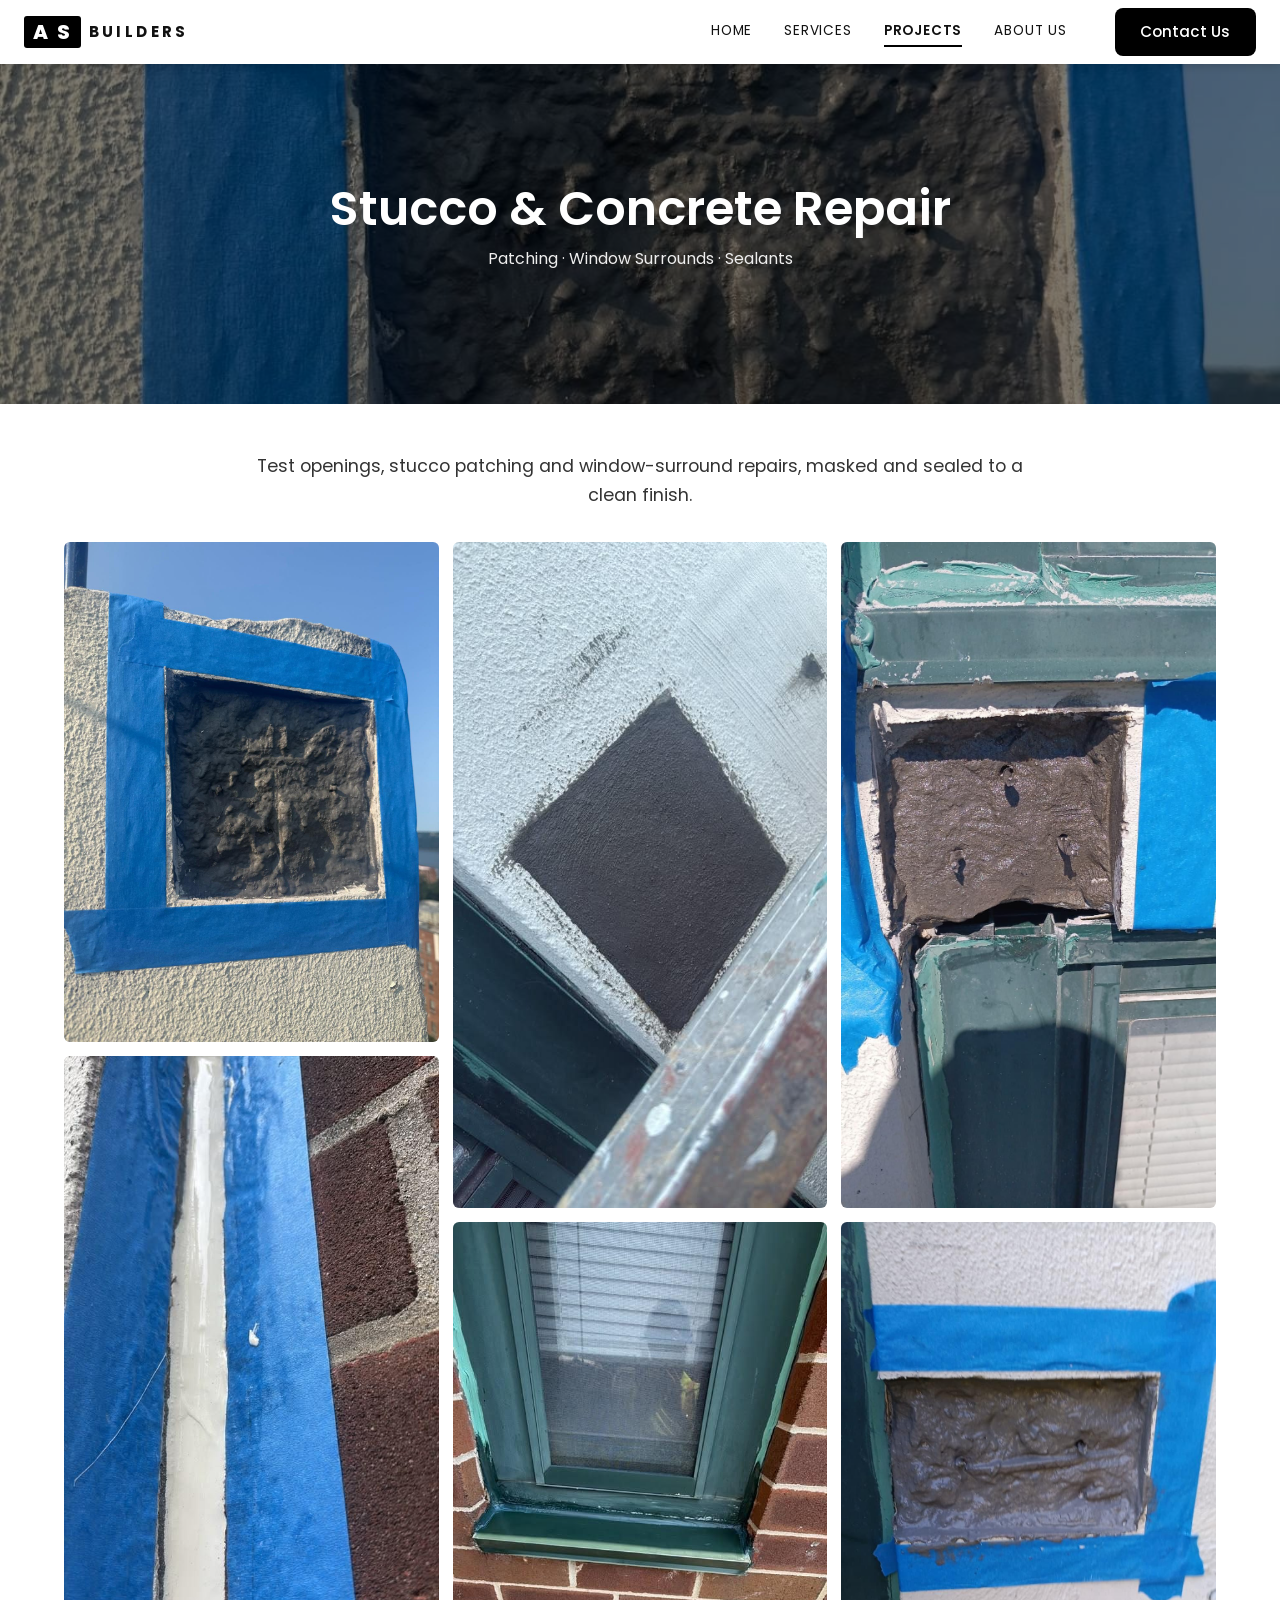
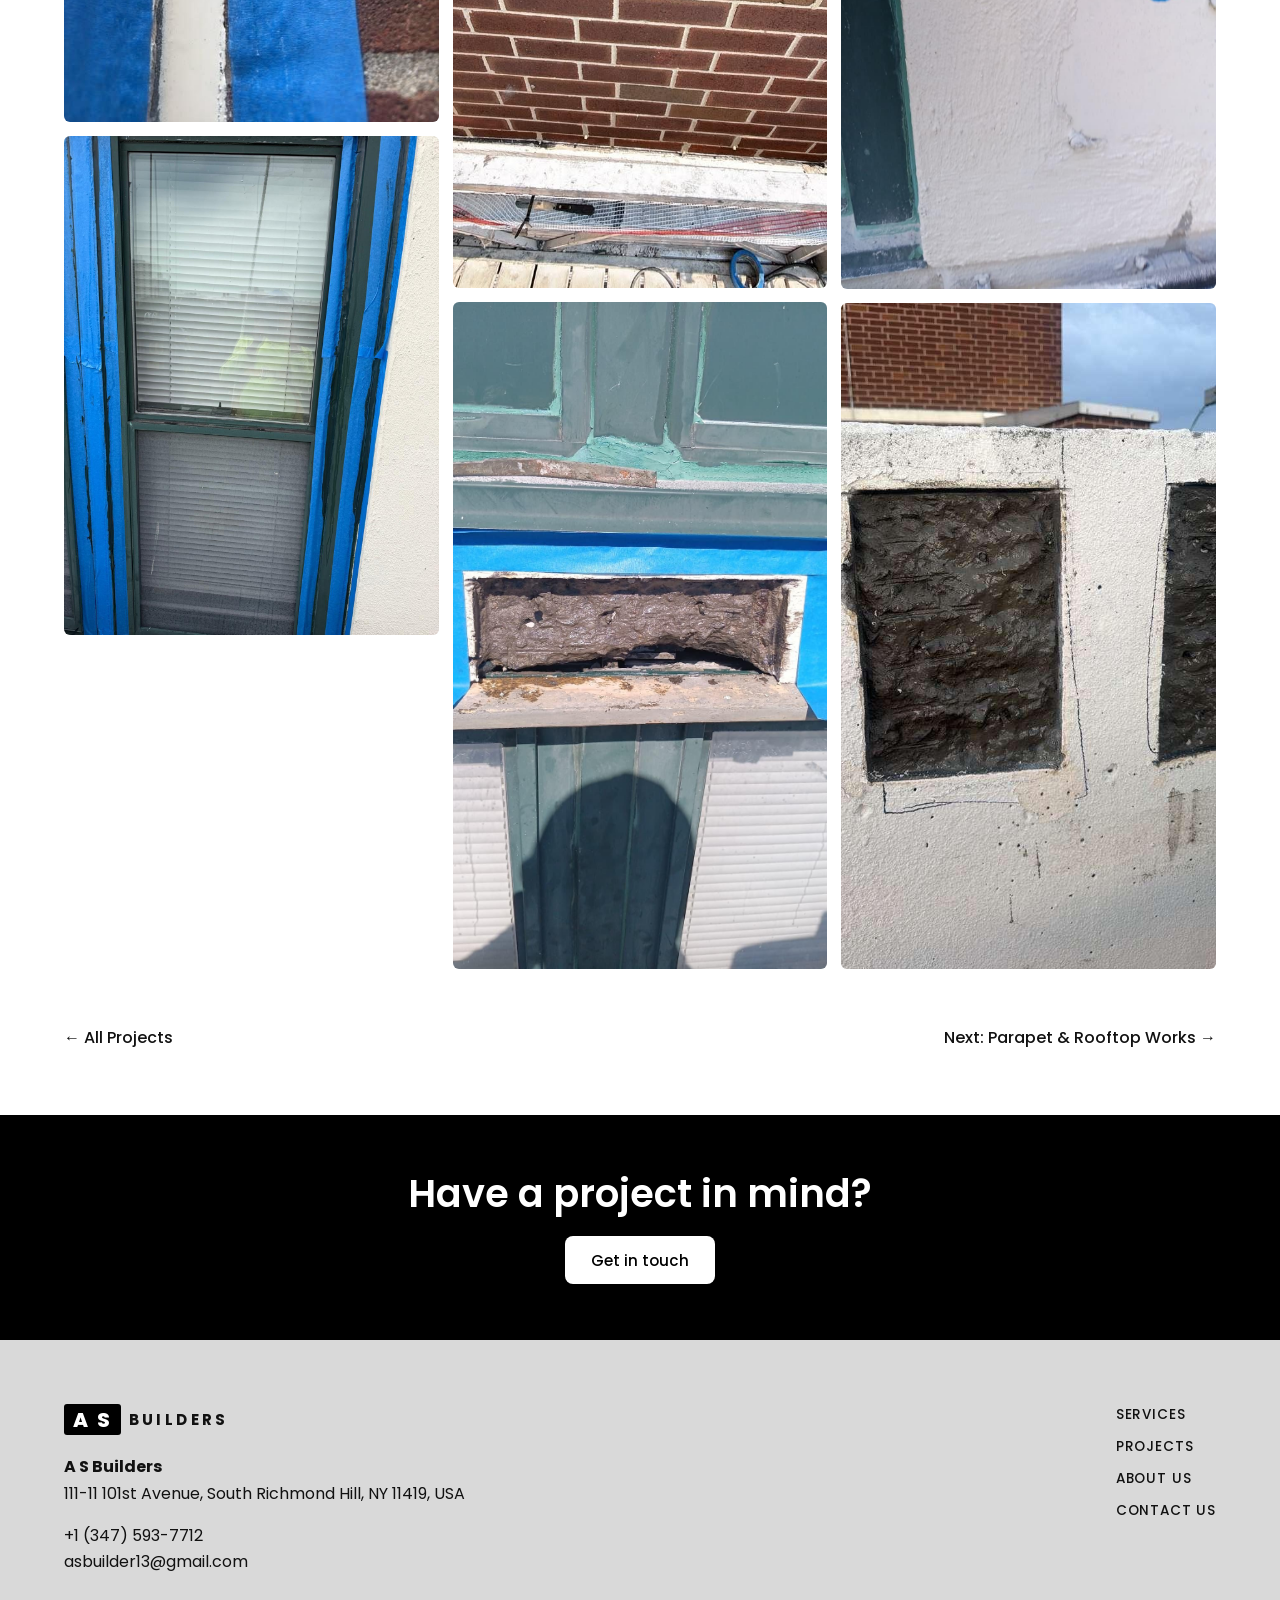
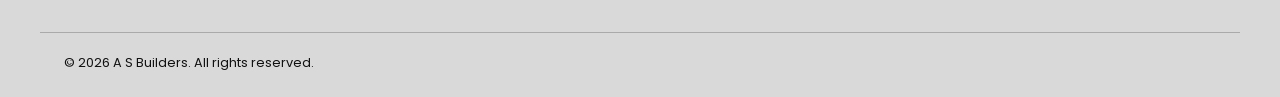
<file: project-stucco-concrete-repair.html>
<!doctype html>
<html lang="en"><head>
<meta charset="utf-8"><meta name="viewport" content="width=device-width,initial-scale=1">
<title>Stucco &amp; Concrete Repair | A S Builders</title>
<meta name="description" content="Test openings, stucco patching and window-surround repairs, masked and sealed to a clean finish.">
<meta name="theme-color" content="#000000">
<link rel="preconnect" href="https://fonts.googleapis.com"><link rel="preconnect" href="https://fonts.gstatic.com" crossorigin>
<link href="https://fonts.googleapis.com/css2?family=Poppins:wght@300;400;500;600;700;800&display=swap" rel="stylesheet">
<link rel="stylesheet" href="css/style.css">
</head><body><header id="hdr"><div class="bar">
<a href="index.html" class="brand" aria-label="A S Builders home"><span class="logo"><span class="logo-mark">A S</span><span class="logo-text">BUILDERS</span></span></a>
<nav class="nav" id="nav">
<a href="index.html">Home</a><a href="index.html#services">Services</a><a href="index.html#projects" class=active>Projects</a><a href="about-us.html">About Us</a>
<a href="contact-us.html" class="btn btn-dark nav-cta">Contact Us</a>
</nav>
<button class="burger" id="burger" aria-label="Menu" aria-expanded="false"><span></span><span></span><span></span></button>
</div></header><main><section class="phero" style="background-image:url(images/p03.jpg)"><div class="hero-ov"></div><div><h1>Stucco &amp; Concrete Repair</h1><p>Patching · Window Surrounds · Sealants</p></div></section>
<section class="wrap narrow center"><p class="lead">Test openings, stucco patching and window-surround repairs, masked and sealed to a clean finish.</p></section>
<section class="wrap"><div class="gallery"><a href="images/p03.jpg" class="gi" data-i="0"><img loading="lazy" src="images/p03.jpg" alt="Stucco &amp; Concrete Repair photo 1"></a><a href="images/p01.jpg" class="gi" data-i="1"><img loading="lazy" src="images/p01.jpg" alt="Stucco &amp; Concrete Repair photo 2"></a><a href="images/p02.jpg" class="gi" data-i="2"><img loading="lazy" src="images/p02.jpg" alt="Stucco &amp; Concrete Repair photo 3"></a><a href="images/p04.jpg" class="gi" data-i="3"><img loading="lazy" src="images/p04.jpg" alt="Stucco &amp; Concrete Repair photo 4"></a><a href="images/p05.jpg" class="gi" data-i="4"><img loading="lazy" src="images/p05.jpg" alt="Stucco &amp; Concrete Repair photo 5"></a><a href="images/p06.jpg" class="gi" data-i="5"><img loading="lazy" src="images/p06.jpg" alt="Stucco &amp; Concrete Repair photo 6"></a><a href="images/p07.jpg" class="gi" data-i="6"><img loading="lazy" src="images/p07.jpg" alt="Stucco &amp; Concrete Repair photo 7"></a><a href="images/p08.jpg" class="gi" data-i="7"><img loading="lazy" src="images/p08.jpg" alt="Stucco &amp; Concrete Repair photo 8"></a><a href="images/p10.jpg" class="gi" data-i="8"><img loading="lazy" src="images/p10.jpg" alt="Stucco &amp; Concrete Repair photo 9"></a></div>
<div class="pnav"><a href="index.html#projects">← All Projects</a><a href="project-parapet-rooftop-works.html">Next: Parapet &amp; Rooftop Works →</a></div></section></main>
<div class="lb" id="lb" hidden><button class="lb-x" aria-label="Close">×</button><button class="lb-p" aria-label="Previous">‹</button><img alt=""><button class="lb-n" aria-label="Next">›</button></div><section class="cta"><div class="wrap"><h2>Have a project in mind?</h2><a class="btn btn-light" href="contact-us.html">Get in touch</a></div></section>
<footer><div class="wrap fgrid">
<div><a href="index.html" class="brand"><span class="logo"><span class="logo-mark">A S</span><span class="logo-text">BUILDERS</span></span></a>
<p class="faddr"><strong>A S Builders</strong><br>111-11 101st Avenue, South Richmond Hill, NY 11419, USA</p>
<p><a href="tel:+13475937712">+1 (347) 593-7712</a><br><a href="mailto:asbuilder13@gmail.com">asbuilder13@gmail.com</a></p></div>
<nav class="flinks"><a href="index.html#services">Services</a><a href="index.html#projects">Projects</a><a href="about-us.html">About Us</a><a href="contact-us.html">Contact Us</a></nav>
</div><div class="wrap copy">© 2026 A S Builders. All rights reserved.</div></footer>
<script src="js/main.js"></script></body></html>
</file>
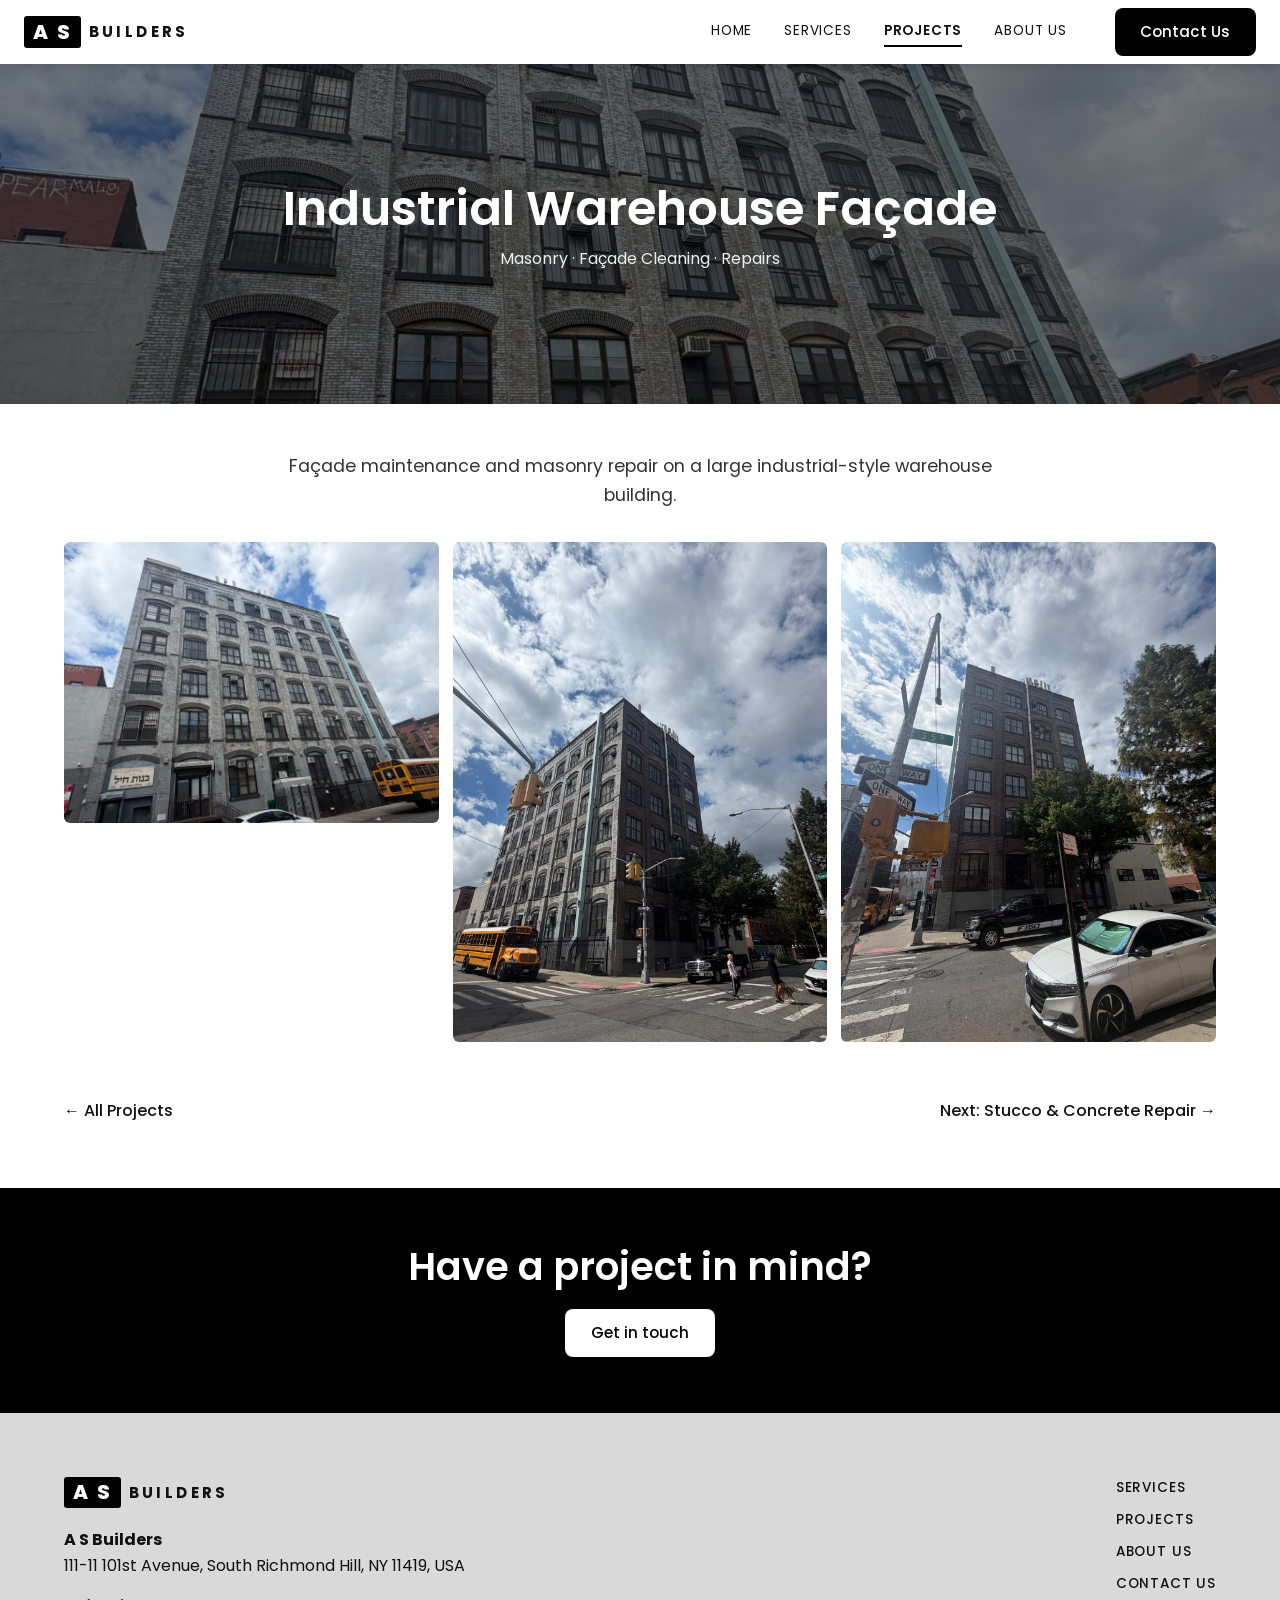
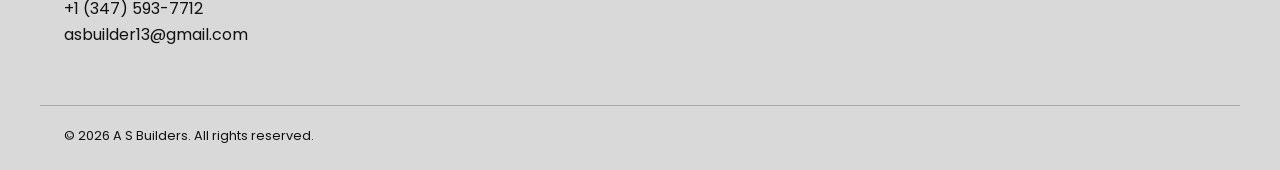
<file: project-warehouse-facade.html>
<!doctype html>
<html lang="en"><head>
<meta charset="utf-8"><meta name="viewport" content="width=device-width,initial-scale=1">
<title>Industrial Warehouse Façade | A S Builders</title>
<meta name="description" content="Façade maintenance and masonry repair on a large industrial-style warehouse building.">
<meta name="theme-color" content="#000000">
<link rel="preconnect" href="https://fonts.googleapis.com"><link rel="preconnect" href="https://fonts.gstatic.com" crossorigin>
<link href="https://fonts.googleapis.com/css2?family=Poppins:wght@300;400;500;600;700;800&display=swap" rel="stylesheet">
<link rel="stylesheet" href="css/style.css">
</head><body><header id="hdr"><div class="bar">
<a href="index.html" class="brand" aria-label="A S Builders home"><span class="logo"><span class="logo-mark">A S</span><span class="logo-text">BUILDERS</span></span></a>
<nav class="nav" id="nav">
<a href="index.html">Home</a><a href="index.html#services">Services</a><a href="index.html#projects" class=active>Projects</a><a href="about-us.html">About Us</a>
<a href="contact-us.html" class="btn btn-dark nav-cta">Contact Us</a>
</nav>
<button class="burger" id="burger" aria-label="Menu" aria-expanded="false"><span></span><span></span><span></span></button>
</div></header><main><section class="phero" style="background-image:url(images/p38.jpg)"><div class="hero-ov"></div><div><h1>Industrial Warehouse Façade</h1><p>Masonry · Façade Cleaning · Repairs</p></div></section>
<section class="wrap narrow center"><p class="lead">Façade maintenance and masonry repair on a large industrial-style warehouse building.</p></section>
<section class="wrap"><div class="gallery"><a href="images/p38.jpg" class="gi" data-i="0"><img loading="lazy" src="images/p38.jpg" alt="Industrial Warehouse Façade photo 1"></a><a href="images/p39.jpg" class="gi" data-i="1"><img loading="lazy" src="images/p39.jpg" alt="Industrial Warehouse Façade photo 2"></a><a href="images/p41.jpg" class="gi" data-i="2"><img loading="lazy" src="images/p41.jpg" alt="Industrial Warehouse Façade photo 3"></a></div>
<div class="pnav"><a href="index.html#projects">← All Projects</a><a href="project-stucco-concrete-repair.html">Next: Stucco &amp; Concrete Repair →</a></div></section></main>
<div class="lb" id="lb" hidden><button class="lb-x" aria-label="Close">×</button><button class="lb-p" aria-label="Previous">‹</button><img alt=""><button class="lb-n" aria-label="Next">›</button></div><section class="cta"><div class="wrap"><h2>Have a project in mind?</h2><a class="btn btn-light" href="contact-us.html">Get in touch</a></div></section>
<footer><div class="wrap fgrid">
<div><a href="index.html" class="brand"><span class="logo"><span class="logo-mark">A S</span><span class="logo-text">BUILDERS</span></span></a>
<p class="faddr"><strong>A S Builders</strong><br>111-11 101st Avenue, South Richmond Hill, NY 11419, USA</p>
<p><a href="tel:+13475937712">+1 (347) 593-7712</a><br><a href="mailto:asbuilder13@gmail.com">asbuilder13@gmail.com</a></p></div>
<nav class="flinks"><a href="index.html#services">Services</a><a href="index.html#projects">Projects</a><a href="about-us.html">About Us</a><a href="contact-us.html">Contact Us</a></nav>
</div><div class="wrap copy">© 2026 A S Builders. All rights reserved.</div></footer>
<script src="js/main.js"></script></body></html>
</file>
<file: css/style.css>
:root{--black:#000;--white:#fff;--silver:#d9d9d9;--grey:#555;--max:1200px}
*{box-sizing:border-box;margin:0;padding:0}
html{scroll-behavior:smooth;scroll-padding-top:70px}
body{font-family:Poppins,Roboto,sans-serif;color:#111;background:#fff;line-height:1.65;-webkit-font-smoothing:antialiased}
img{max-width:100%;display:block}
a{color:inherit;text-decoration:none}
ul{list-style:none}
.wrap{max-width:var(--max);margin:0 auto;padding:0 24px}
.narrow{max-width:820px}.center{text-align:center}
h1,h2,h3{font-weight:600;line-height:1.2}
h2{font-size:clamp(1.7rem,3vw,2.4rem);margin-bottom:1.2rem}
p{margin-bottom:1rem;color:#333}
.btn{display:inline-block;padding:.7rem 1.6rem;border-radius:8px;font-weight:500;font-size:.95rem;border:0;cursor:pointer;font-family:inherit;transition:.2s}
.btn-dark{background:#000;color:#fff}.btn-dark:hover{background:#333}
.btn-light{background:#fff;color:#000}.btn-light:hover{background:#e8e8e8}

/* header */
header{position:fixed;top:0;left:0;width:100%;height:64px;background:#fff;box-shadow:0 2px 8px rgba(0,0,0,.15);z-index:50;transition:transform .3s}
header.hide{transform:translateY(-100%)}
.bar{max-width:1400px;margin:0 auto;height:100%;padding:0 24px;display:flex;align-items:center;justify-content:space-between}
.logo{display:inline-flex;align-items:center;gap:8px;line-height:1}
.logo-mark{background:#000;color:#fff;font-weight:800;font-size:1.25rem;padding:.35rem .55rem;letter-spacing:.12em;border-radius:3px}
.logo-text{font-weight:700;letter-spacing:.22em;font-size:.95rem}
.nav{display:flex;align-items:center;gap:2rem;font-size:.85rem;letter-spacing:.06em;text-transform:uppercase}
.nav a:not(.btn){padding:.2rem 0;border-bottom:2px solid transparent}
.nav a.active,.nav a:not(.btn):hover{border-color:#000;font-weight:600}
.nav-cta{text-transform:none;letter-spacing:0;margin-left:1rem}
.burger{display:none;background:none;border:0;width:40px;height:40px;cursor:pointer}
.burger span{display:block;width:24px;height:2px;background:#000;margin:5px auto;transition:.2s}
main{padding-top:64px}

/* hero */
.hero{position:relative;height:calc(100vh - 64px);min-height:520px;overflow:hidden;color:#fff;display:flex;align-items:center;justify-content:center;text-align:center}
.slide{position:absolute;inset:0;background-size:cover;background-position:center;opacity:0;transition:opacity 1.4s}
.slide.on{opacity:1}
.hero-ov{position:absolute;inset:0;background:rgba(0,0,0,.5)}
.hero-in{position:relative;z-index:2;padding:0 20px}
.eyebrow{color:#fff;letter-spacing:.15em;font-size:clamp(.8rem,1.6vw,1.1rem);margin-bottom:1rem;font-weight:400}
.hero h1{font-size:clamp(1.4rem,4vw,3.2rem);font-weight:700;letter-spacing:.06em;display:flex;flex-wrap:wrap;gap:.5rem 1.2rem;justify-content:center;align-items:center;margin-bottom:2rem}
.hero h1 i{width:2px;height:1.1em;background:#fff;opacity:.8}
.dots{position:absolute;bottom:22px;left:0;right:0;display:flex;gap:10px;justify-content:center;z-index:3}
.dots button{width:10px;height:10px;border-radius:50%;border:1px solid #fff;background:transparent;cursor:pointer;padding:0}
.dots button.on{background:#fff}

/* sections */
.welcome{padding:5rem 0 4rem}
.dark{background:#000;color:#fff;padding:5rem 0}.dark p{color:#ddd}
.mrow{display:grid;grid-template-columns:1.1fr 1fr;gap:3rem;align-items:center;margin-bottom:4rem}
.mrow img{width:100%;height:380px;object-fit:cover;border-radius:6px}
.vals{display:grid;grid-template-columns:repeat(3,1fr);gap:2.5rem}
.vals h3{font-size:1.3rem;margin-bottom:.6rem;padding-bottom:.6rem;border-bottom:2px solid #fff;display:inline-block}
.services{padding:5rem 0;background:#fff}
.sgrid{display:grid;grid-template-columns:repeat(auto-fit,minmax(200px,1fr));gap:2rem;margin-top:2.5rem}
.scol h3{font-size:1.05rem;margin-bottom:.8rem;padding-bottom:.5rem;border-bottom:2px solid #000}
.scol li{padding:.3rem 0;color:#444;font-size:.93rem;border-bottom:1px solid #eee}
.projects{padding:4rem 0 5rem;background:#f4f4f4}
.pgrid{display:grid;grid-template-columns:repeat(3,1fr);gap:1.5rem;margin-top:2.5rem}
.pcard{position:relative;display:block;aspect-ratio:4/5;overflow:hidden;border-radius:6px;background:#000}
.pcard img{width:100%;height:100%;object-fit:cover;transition:transform .5s,opacity .3s}
.pcard:hover img{transform:scale(1.06);opacity:.8}
.pcap{position:absolute;left:0;right:0;bottom:0;padding:1.4rem 1.2rem;color:#fff;background:linear-gradient(transparent,rgba(0,0,0,.85))}
.pcap h3{font-size:1rem;letter-spacing:.06em}.pcap p{color:#ddd;font-size:.8rem;margin:.2rem 0 0}
.cta{background:#000;color:#fff;text-align:center;padding:3.5rem 0}.cta h2{margin-bottom:1.2rem}

/* inner pages */
.phero{position:relative;min-height:340px;margin-top:0;background-size:cover;background-position:center;color:#fff;display:flex;align-items:center;justify-content:center;text-align:center;padding:3rem 24px}
.phero>*:not(.hero-ov){position:relative;z-index:2}.phero h1{font-size:clamp(1.8rem,4.5vw,3rem)}.phero p{color:#eee;margin-top:.5rem}
.lead{font-size:1.1rem;margin:3rem 0 2rem}
.about{padding:4rem 24px}.about h2{margin-top:1.5rem}
.about-img{display:grid;grid-template-columns:1fr 1fr;gap:1.5rem;padding:3rem 24px 5rem}
.about-img img{width:100%;height:340px;object-fit:cover;border-radius:6px}
.gallery{columns:3 260px;column-gap:14px;margin-bottom:2rem}
.gi{display:block;margin-bottom:14px;break-inside:avoid;border-radius:6px;overflow:hidden;background:#eee}
.gi img{width:100%;transition:transform .4s}.gi:hover img{transform:scale(1.03)}
.pnav{display:flex;justify-content:space-between;gap:1rem;flex-wrap:wrap;padding:1.5rem 0 4rem;font-weight:500}
.pnav a:hover{text-decoration:underline}
.cgrid{display:grid;grid-template-columns:1fr 1.2fr;gap:3rem;padding:4rem 24px 5rem}
.cform{display:grid;gap:1rem}
.cform label{display:grid;gap:.3rem;font-size:.85rem;font-weight:500}
.cform input,.cform textarea{font:inherit;padding:.75rem;border:1px solid #bbb;border-radius:6px}
.cform input:focus,.cform textarea:focus{outline:2px solid #000;border-color:#000}
.cform .btn{justify-self:start}.note{font-size:.85rem;margin:0}

/* footer */
footer{background:var(--silver);padding:4rem 0 1.5rem}
.fgrid{display:flex;justify-content:space-between;gap:2rem;flex-wrap:wrap}
.faddr{margin-top:1.2rem}
footer p,footer a{color:#111}footer a:hover{text-decoration:underline}
.flinks{display:flex;flex-direction:column;gap:.6rem;font-weight:500;text-transform:uppercase;font-size:.85rem;letter-spacing:.06em}
.copy{margin-top:2.5rem;padding-top:1.2rem;border-top:1px solid #aaa;font-size:.8rem}

/* lightbox */
.lb{position:fixed;inset:0;background:rgba(0,0,0,.92);z-index:100;display:flex;align-items:center;justify-content:center}
.lb[hidden]{display:none}
.lb img{max-width:92vw;max-height:90vh;object-fit:contain}
.lb button{position:absolute;background:none;border:0;color:#fff;font-size:2.6rem;cursor:pointer;padding:1rem}
.lb-x{top:8px;right:14px}.lb-p{left:8px;top:50%}.lb-n{right:8px;top:50%}

/* reveal */
.rv{opacity:0;transform:translateY(24px);transition:.7s}.rv.in{opacity:1;transform:none}

@media(max-width:900px){
 .pgrid{grid-template-columns:repeat(2,1fr)}.mrow,.cgrid{grid-template-columns:1fr}.vals{grid-template-columns:1fr}
}
@media(max-width:768px){
 .burger{display:block}
 .nav{position:absolute;top:64px;left:0;right:0;background:#fff;flex-direction:column;align-items:flex-start;gap:1rem;padding:1.2rem 24px 1.5rem;box-shadow:0 8px 12px rgba(0,0,0,.12);display:none}
 .nav.open{display:flex}.nav-cta{margin:0}
 .pgrid{grid-template-columns:1fr}.about-img{grid-template-columns:1fr}.hero h1 i{display:none}
}
@media(min-width:1100px){.sgrid{grid-template-columns:repeat(5,1fr)}}
</file>
